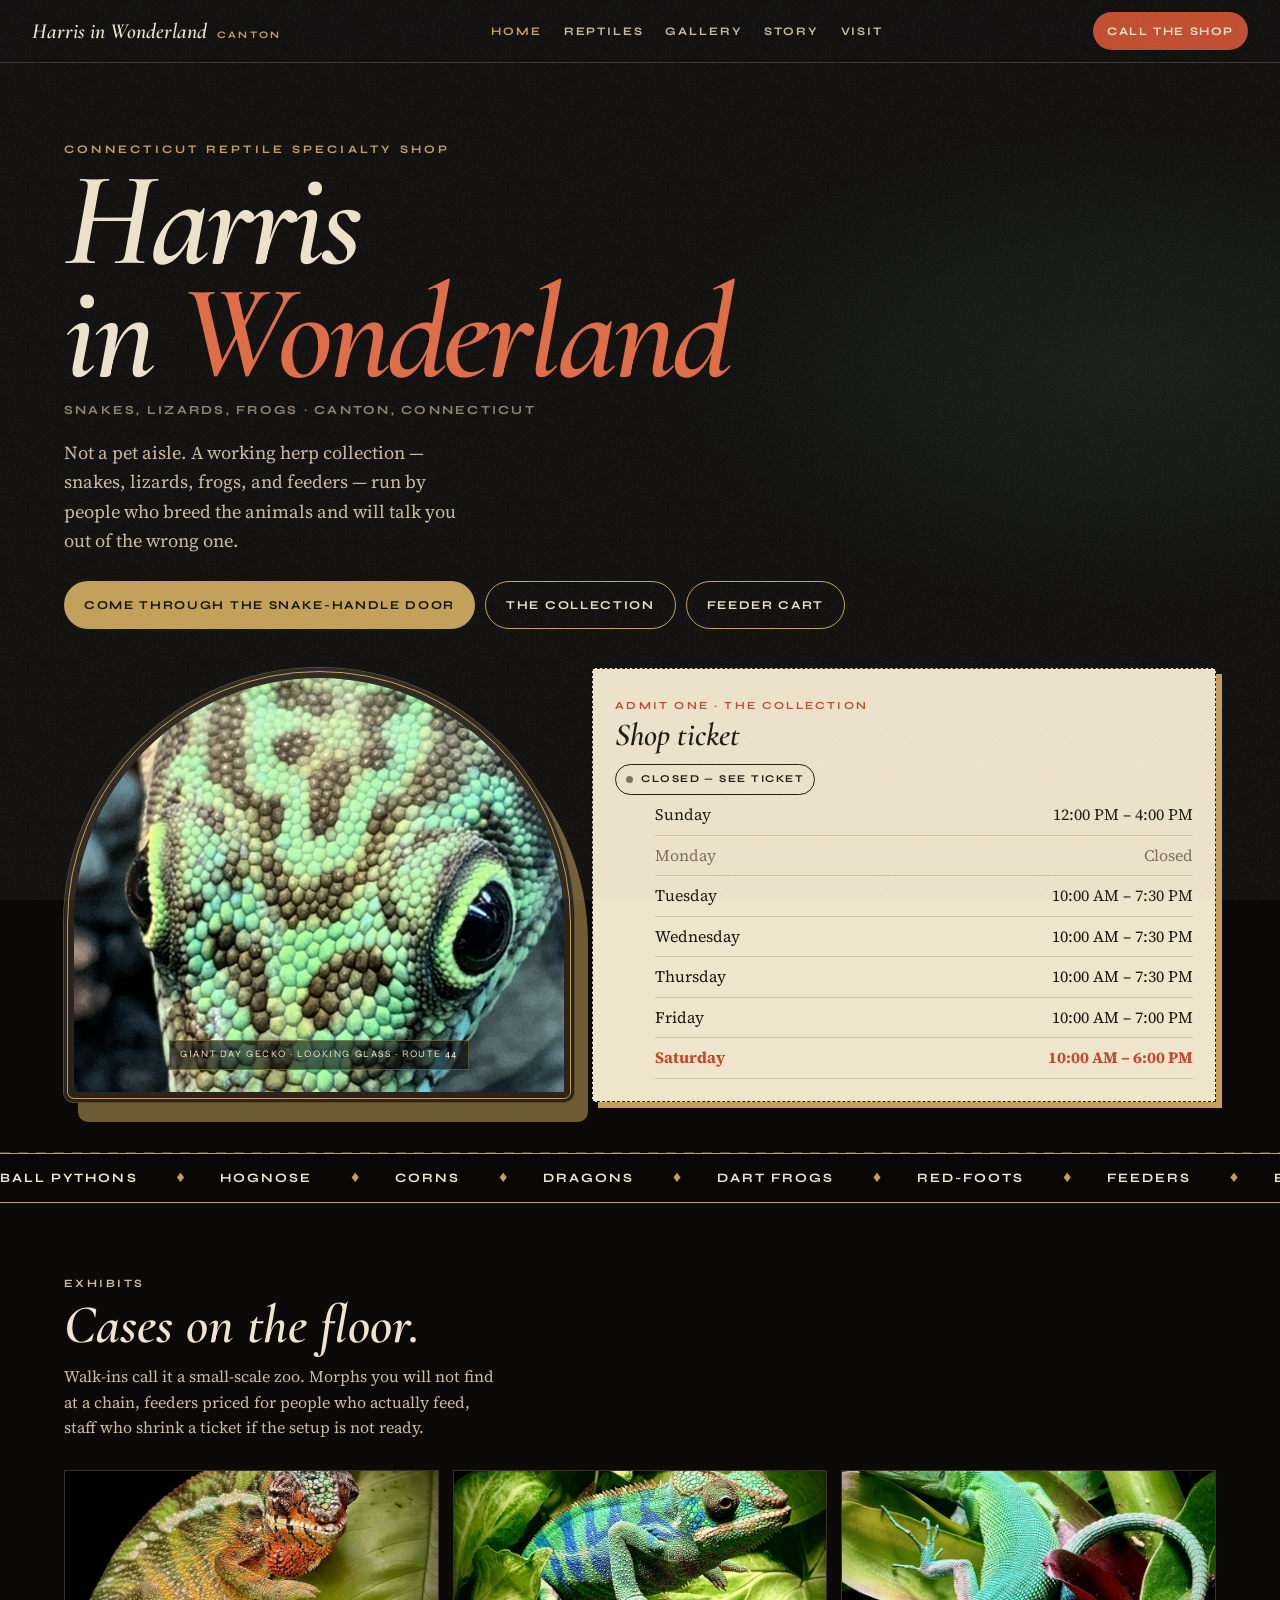
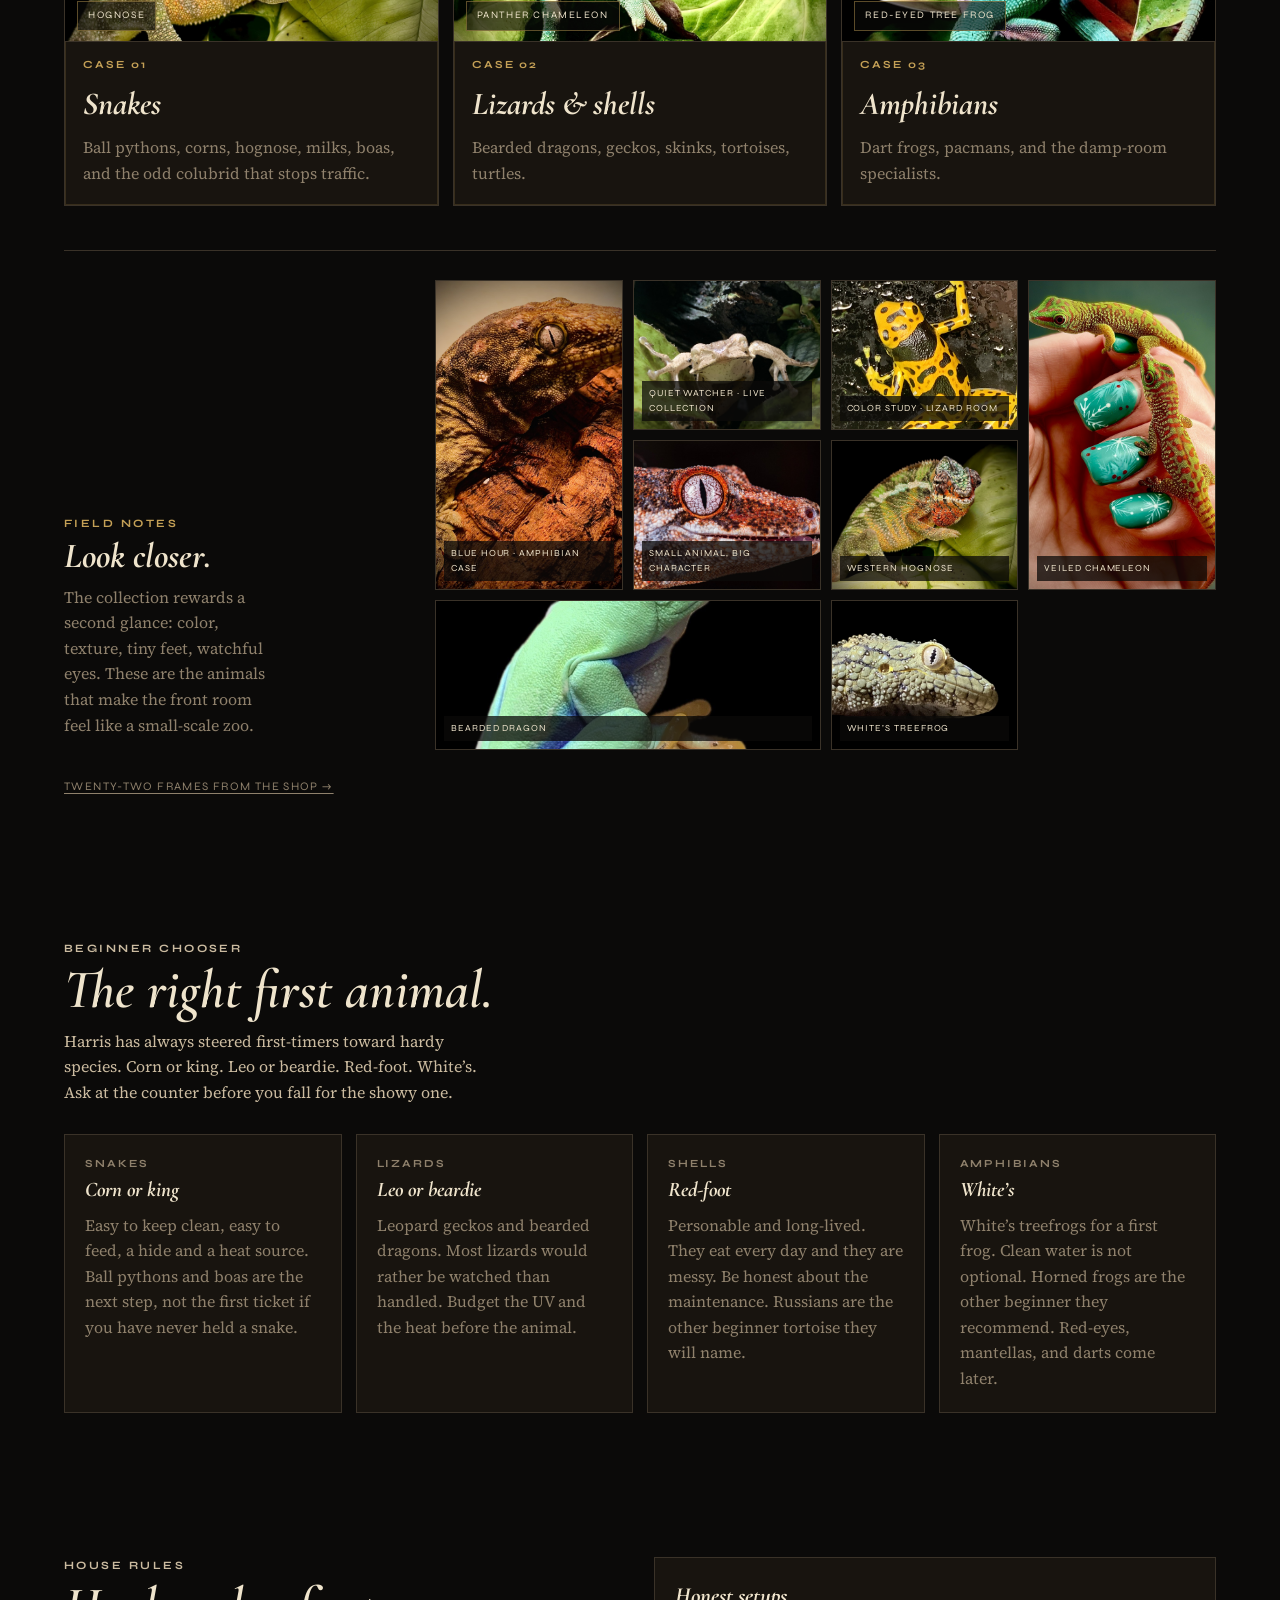
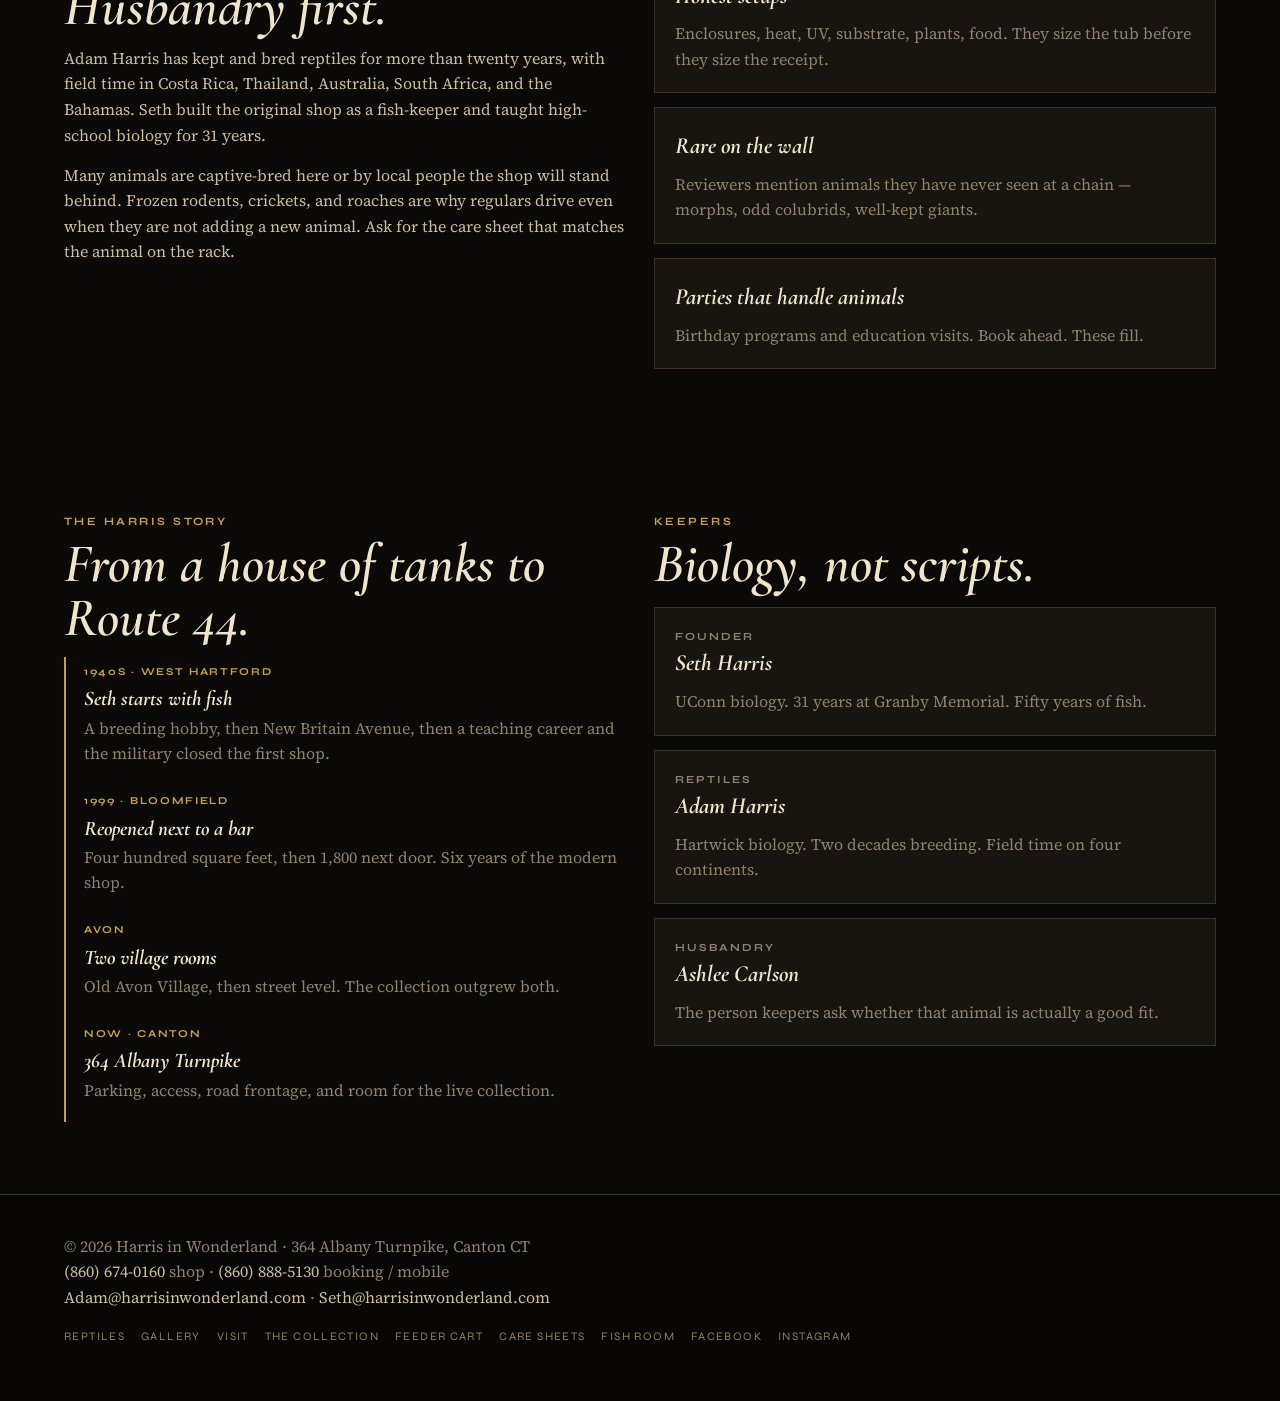
<file: index.html>
<!doctype html>
<html lang="en">
<head>
  <meta charset="UTF-8" />
  <meta name="viewport" content="width=device-width, initial-scale=1.0" />
  <title>Harris in Wonderland — Reptile Specialty Shop in Canton, CT</title>
  <meta name="description" content="Connecticut reptile specialty shop. Captive-bred ball pythons, hognose, corns, dragons, dart frogs, red-foots, feeders, care sheets, and birthday programs at 364 Albany Turnpike in Canton." />
  <meta name="theme-color" content="#0b0a09" />
  <link rel="icon" type="image/svg+xml" href="/assets/img/favicon.svg" />
  <link rel="canonical" href="https://harrisinwonderland.com/" />
  <meta property="og:type" content="business.business" />
  <meta property="og:title" content="Harris in Wonderland — Reptile specialty shop, Canton CT" />
  <meta property="og:description" content="A live herp collection in Canton. Captive-bred reptiles and amphibians, feeders, care sheets, and birthday programs." />
  <meta property="og:url" content="https://harrisinwonderland.com/" />
  <meta property="og:image" content="https://harrisinwonderland.com/assets/img/gallery/giant-day-gecko.jpg" />
  <link rel="preconnect" href="https://fonts.googleapis.com" />
  <link rel="preconnect" href="https://fonts.gstatic.com" crossorigin />
  <link href="https://fonts.googleapis.com/css2?family=Cormorant+Garamond:ital,wght@0,600;1,600;1,700&family=Source+Serif+4:opsz,wght@8..60,400;8..60,600&family=Syne:wght@600;700;800&display=swap" rel="stylesheet" />
  <link rel="stylesheet" href="/assets/css/styles.css" />
  <script type="application/ld+json">
  {"@context":"https://schema.org","@type":"PetStore","name":"Harris in Wonderland","description":"Reptile specialty shop in Canton, Connecticut. Captive-bred snakes, lizards, amphibians, feeders, care sheets, and birthday programs.","telephone":["+1-860-674-0160","+1-860-888-5130"],"email":["Adam@harrisinwonderland.com","Seth@harrisinwonderland.com"],"address":{"@type":"PostalAddress","streetAddress":"364 Albany Turnpike","addressLocality":"Canton","addressRegion":"CT","postalCode":"06019","addressCountry":"US"},"url":"https://harrisinwonderland.com/"}
  </script>
</head>
<body>
  <header class="top">
    <a class="brand" href="/">Harris in Wonderland <b>Canton</b></a>
    <nav class="nav" id="nav">
      <a href="/" aria-current="page">Home</a>
      <a href="/reptiles">Reptiles</a>
      <a href="/gallery">Gallery</a>
      <a href="/#story">Story</a>
      <a href="/visit">Visit</a>
    </nav>
    <a class="call" href="tel:+18606740160">Call the shop</a>
    <button class="menu-btn" id="menuBtn" aria-expanded="false" aria-label="Menu">Menu</button>
  </header>
  <main>
    <section class="hero">
      <div class="wrap">
        <p class="hero-kicker">Connecticut reptile specialty shop</p>
        <h1 class="wordmark">Harris<br>in <em>Wonderland</em></h1>
        <p class="hero-sub">Snakes, lizards, frogs · Canton, Connecticut</p>
        <p class="lede">Not a pet aisle. A working herp collection — snakes, lizards, frogs, and feeders — run by people who breed the animals and will talk you out of the wrong one.</p>
        <div class="hero-actions">
          <a class="btn primary" href="/visit">Come through the snake-handle door</a>
          <a class="btn ghost" href="https://my-hiwsite-6573.square.site/available-animals" target="_blank" rel="noopener">The collection</a>
          <a class="btn ghost" href="https://my-hiwsite-6573.square.site/shop/feeders-for-pick-up/17" target="_blank" rel="noopener">Feeder cart</a>
        </div>
        <div class="looking-glass">
          <figure class="glass photo-slot has-photo">
            <img src="/assets/img/gallery/giant-day-gecko.jpg" alt="Giant day gecko from the Harris in Wonderland collection" width="1350" height="1800" />
            <figcaption>Giant day gecko · looking glass · Route 44</figcaption>
          </figure>
          <div class="ticket">
            <small>Admit one · the collection</small>
            <h2>Shop ticket</h2>
            <p class="badge" id="openBadge"><span class="dot"></span><span class="label">Checking hours</span></p>
            <ul class="hours" id="hoursList"></ul>
          </div>
        </div>
      </div>
    </section>
    <div class="marquee" aria-hidden="true">
      <div class="marquee-track">
        <span>Ball pythons</span><span>Hognose</span><span>Corns</span><span>Dragons</span><span>Dart frogs</span><span>Red-foots</span><span>Feeders</span><span>Birthday programs</span><span>Captive-bred</span>
        <span>Ball pythons</span><span>Hognose</span><span>Corns</span><span>Dragons</span><span>Dart frogs</span><span>Red-foots</span><span>Feeders</span><span>Birthday programs</span><span>Captive-bred</span>
      </div>
    </div>
    <section id="collection">
      <div class="wrap">
        <div class="section-head">
          <p class="kicker">Exhibits</p>
          <h2>Cases on the floor.</h2>
          <p>Walk-ins call it a small-scale zoo. Morphs you will not find at a chain, feeders priced for people who actually feed, staff who shrink a ticket if the setup is not ready.</p>
        </div>
        <div class="exhibits">
          <a class="exhibit" href="/reptiles">
            <figure class="photo-slot">
              <img src="/assets/img/gallery/hognose.jpg" alt="Hognose snake from the Harris in Wonderland collection" width="1800" height="1350" />
              <figcaption>Hognose</figcaption>
            </figure>
            <span class="no">Case 01</span>
            <h3>Snakes</h3>
            <p>Ball pythons, corns, hognose, milks, boas, and the odd colubrid that stops traffic.</p>
          </a>
          <a class="exhibit" href="/reptiles">
            <figure class="photo-slot">
              <img src="/assets/img/gallery/panther-chameleon.jpg" alt="Panther chameleon from the Harris in Wonderland collection" width="1800" height="1428" />
              <figcaption>Panther chameleon</figcaption>
            </figure>
            <span class="no">Case 02</span>
            <h3>Lizards &amp; shells</h3>
            <p>Bearded dragons, geckos, skinks, tortoises, turtles.</p>
          </a>
          <a class="exhibit" href="/reptiles">
            <figure class="photo-slot">
              <img src="/assets/img/gallery/red-eyed-tree-frog.jpg" alt="Red-eyed tree frog from the Harris in Wonderland collection" width="1583" height="1799" />
              <figcaption>Red-eyed tree frog</figcaption>
            </figure>
            <span class="no">Case 03</span>
            <h3>Amphibians</h3>
            <p>Dart frogs, pacmans, and the damp-room specialists.</p>
          </a>
        </div>
        <div class="field-notes" aria-label="Field notes from the collection">
          <div class="field-notes-intro">
            <p class="kicker">Field notes</p>
            <h3>Look closer.</h3>
            <p>The collection rewards a second glance: color, texture, tiny feet, watchful eyes. These are the animals that make the front room feel like a small-scale zoo.</p>
          </div>
          <div class="field-notes-grid">
            <figure class="field-photo field-photo-tall"><img src="/assets/img/gallery/blue-dart-frog.jpg" alt="Blue poison dart frog" loading="lazy" width="1456" height="1800"><figcaption>Blue hour · amphibian case</figcaption></figure>
            <figure class="field-photo"><img src="/assets/img/gallery/green-tree-frog.jpg" alt="Green tree frog on moss" loading="lazy" width="1800" height="1350"><figcaption>Quiet watcher · live collection</figcaption></figure>
            <figure class="field-photo"><img src="/assets/img/gallery/panther-chameleon-color.jpg" alt="Colorful panther chameleon" loading="lazy" width="1350" height="1800"><figcaption>Color study · lizard room</figcaption></figure>
            <figure class="field-photo field-photo-tall"><img src="/assets/img/gallery/veiled-chameleon.jpg" alt="Veiled chameleon" loading="lazy" width="1350" height="1800"><figcaption>Veiled chameleon</figcaption></figure>
            <figure class="field-photo"><img src="/assets/img/gallery/crested-gecko.jpg" alt="Crested gecko portrait" loading="lazy" width="1280" height="853"><figcaption>Small animal, big character</figcaption></figure>
            <figure class="field-photo"><img src="/assets/img/gallery/hognose.jpg" alt="Hognose snake" loading="lazy" width="1800" height="1350"><figcaption>Western hognose</figcaption></figure>
            <figure class="field-photo field-photo-wide"><img src="/assets/img/gallery/bearded-dragon.jpg" alt="Bearded dragon portrait" loading="lazy" width="1206" height="1423"><figcaption>Bearded dragon</figcaption></figure>
            <figure class="field-photo"><img src="/assets/img/gallery/whites-treefrog.jpg" alt="White's tree frog" loading="lazy" width="1204" height="1233"><figcaption>White’s treefrog</figcaption></figure>
          </div>
          <p class="also-quiet"><a href="/gallery">Twenty-two frames from the shop →</a></p>
        </div>
      </div>
    </section>
    <section id="chooser">
      <div class="wrap">
        <div class="section-head">
          <p class="kicker">Beginner chooser</p>
          <h2>The right first animal.</h2>
          <p>Harris has always steered first-timers toward hardy species. Corn or king. Leo or beardie. Red-foot. White’s. Ask at the counter before you fall for the showy one.</p>
        </div>
        <div class="chooser-grid">
          <article class="card">
            <p class="role">Snakes</p>
            <h3>Corn or king</h3>
            <p>Easy to keep clean, easy to feed, a hide and a heat source. Ball pythons and boas are the next step, not the first ticket if you have never held a snake.</p>
          </article>
          <article class="card">
            <p class="role">Lizards</p>
            <h3>Leo or beardie</h3>
            <p>Leopard geckos and bearded dragons. Most lizards would rather be watched than handled. Budget the UV and the heat before the animal.</p>
          </article>
          <article class="card">
            <p class="role">Shells</p>
            <h3>Red-foot</h3>
            <p>Personable and long-lived. They eat every day and they are messy. Be honest about the maintenance. Russians are the other beginner tortoise they will name.</p>
          </article>
          <article class="card">
            <p class="role">Amphibians</p>
            <h3>White’s</h3>
            <p>White’s treefrogs for a first frog. Clean water is not optional. Horned frogs are the other beginner they recommend. Red-eyes, mantellas, and darts come later.</p>
          </article>
        </div>
      </div>
    </section>
    <section id="why">
      <div class="wrap grid-2">
        <div class="copy">
          <p class="kicker">House rules</p>
          <h2>Husbandry first.</h2>
          <p>Adam Harris has kept and bred reptiles for more than twenty years, with field time in Costa Rica, Thailand, Australia, South Africa, and the Bahamas. Seth built the original shop as a fish-keeper and taught high-school biology for 31 years.</p>
          <p>Many animals are captive-bred here or by local people the shop will stand behind. Frozen rodents, crickets, and roaches are why regulars drive even when they are not adding a new animal. Ask for the care sheet that matches the animal on the rack.</p>
        </div>
        <div class="grid-3" style="grid-template-columns:1fr">
          <article class="card"><h3>Honest setups</h3><p>Enclosures, heat, UV, substrate, plants, food. They size the tub before they size the receipt.</p></article>
          <article class="card"><h3>Rare on the wall</h3><p>Reviewers mention animals they have never seen at a chain — morphs, odd colubrids, well-kept giants.</p></article>
          <article class="card"><h3>Parties that handle animals</h3><p>Birthday programs and education visits. Book ahead. These fill.</p></article>
        </div>
      </div>
    </section>
    <section id="story">
      <div class="wrap grid-2">
        <div>
          <p class="kicker">The Harris story</p>
          <h2>From a house of tanks to Route 44.</h2>
          <div class="timeline">
            <div class="tl"><small>1940s · West Hartford</small><h3>Seth starts with fish</h3><p>A breeding hobby, then New Britain Avenue, then a teaching career and the military closed the first shop.</p></div>
            <div class="tl"><small>1999 · Bloomfield</small><h3>Reopened next to a bar</h3><p>Four hundred square feet, then 1,800 next door. Six years of the modern shop.</p></div>
            <div class="tl"><small>Avon</small><h3>Two village rooms</h3><p>Old Avon Village, then street level. The collection outgrew both.</p></div>
            <div class="tl"><small>Now · Canton</small><h3>364 Albany Turnpike</h3><p>Parking, access, road frontage, and room for the live collection.</p></div>
          </div>
        </div>
        <div>
          <p class="kicker">Keepers</p>
          <h2>Biology, not scripts.</h2>
          <div class="grid-3" style="grid-template-columns:1fr;margin-top:1rem">
            <article class="card"><p class="role">Founder</p><h3>Seth Harris</h3><p>UConn biology. 31 years at Granby Memorial. Fifty years of fish.</p></article>
            <article class="card"><p class="role">Reptiles</p><h3>Adam Harris</h3><p>Hartwick biology. Two decades breeding. Field time on four continents.</p></article>
            <article class="card"><p class="role">Husbandry</p><h3>Ashlee Carlson</h3><p>The person keepers ask whether that animal is actually a good fit.</p></article>
          </div>
        </div>
      </div>
    </section>
  </main>
  <footer>
    <div class="foot-row">
      <div>© <span id="year">2026</span> Harris in Wonderland · 364 Albany Turnpike, Canton CT<br /><a href="tel:+18606740160">(860) 674-0160</a> shop · <a href="tel:+18608885130">(860) 888-5130</a> booking / mobile<br /><a href="mailto:Adam@harrisinwonderland.com">Adam@harrisinwonderland.com</a> · <a href="mailto:Seth@harrisinwonderland.com">Seth@harrisinwonderland.com</a></div>
      <div class="foot-nav">
        <a href="/reptiles">Reptiles</a>
        <a href="/gallery">Gallery</a>
        <a href="/visit">Visit</a>
        <a href="https://my-hiwsite-6573.square.site/available-animals" target="_blank" rel="noopener">The collection</a>
        <a href="https://my-hiwsite-6573.square.site/shop/feeders-for-pick-up/17" target="_blank" rel="noopener">Feeder cart</a>
        <a href="/care-sheets">Care sheets</a>
        <a href="/fish">Fish room</a>
        <a href="https://www.facebook.com/profile.php?id=100063473713270" target="_blank" rel="noopener">Facebook</a>
        <a href="https://www.instagram.com/harris_in_wonderland_pets/" target="_blank" rel="noopener">Instagram</a>
      </div>
    </div>
  </footer>
  <script src="/assets/js/main.js" defer></script>
</body>
</html>
</file>
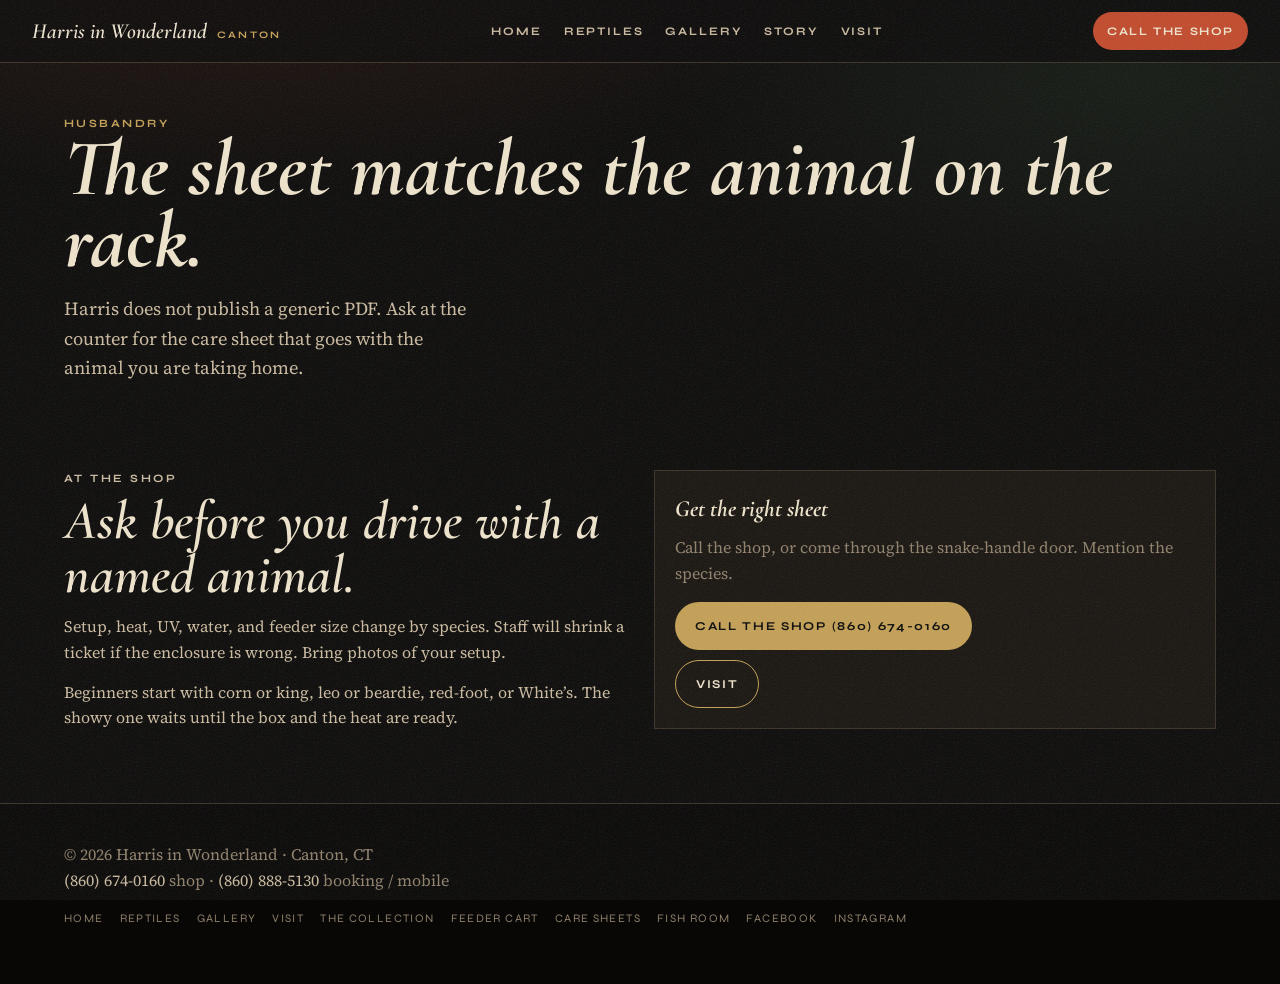
<file: care-sheets.html>
<!doctype html>
<html lang="en">
<head>
  <meta charset="UTF-8" />
  <meta name="viewport" content="width=device-width, initial-scale=1.0" />
  <title>Care sheets — Harris in Wonderland</title>
  <meta name="description" content="Care sheets at Harris in Wonderland match the animal on the rack. Ask at the counter in Canton, CT." />
  <meta name="theme-color" content="#0b0a09" />
  <link rel="icon" type="image/svg+xml" href="/assets/img/favicon.svg" />
  <link rel="canonical" href="https://harrisinwonderland.com/care-sheets" />
  <link rel="preconnect" href="https://fonts.googleapis.com" />
  <link rel="preconnect" href="https://fonts.gstatic.com" crossorigin />
  <link href="https://fonts.googleapis.com/css2?family=Cormorant+Garamond:ital,wght@0,600;1,600;1,700&family=Source+Serif+4:opsz,wght@8..60,400;8..60,600&family=Syne:wght@600;700;800&display=swap" rel="stylesheet" />
  <link rel="stylesheet" href="/assets/css/styles.css" />
</head>
<body>
  <header class="top">
    <a class="brand" href="/">Harris in Wonderland <b>Canton</b></a>
    <nav class="nav" id="nav">
      <a href="/">Home</a>
      <a href="/reptiles">Reptiles</a>
      <a href="/gallery">Gallery</a>
      <a href="/#story">Story</a>
      <a href="/visit">Visit</a>
    </nav>
    <a class="call" href="tel:+18606740160">Call the shop</a>
    <button class="menu-btn" id="menuBtn" aria-expanded="false" aria-label="Menu">Menu</button>
  </header>
  <main>
    <section class="page-hero"><div class="wrap">
      <p class="kicker">Husbandry</p>
      <h1>The sheet matches the animal on the rack.</h1>
      <p class="lede">Harris does not publish a generic PDF. Ask at the counter for the care sheet that goes with the animal you are taking home.</p>
    </div></section>
    <section><div class="wrap grid-2">
      <div class="copy">
        <p class="kicker">At the shop</p>
        <h2>Ask before you drive with a named animal.</h2>
        <p>Setup, heat, UV, water, and feeder size change by species. Staff will shrink a ticket if the enclosure is wrong. Bring photos of your setup.</p>
        <p>Beginners start with corn or king, leo or beardie, red-foot, or White’s. The showy one waits until the box and the heat are ready.</p>
      </div>
      <div class="card">
        <h3>Get the right sheet</h3>
        <p>Call the shop, or come through the snake-handle door. Mention the species.</p>
        <p style="margin-top:16px"><a class="btn primary" href="tel:+18606740160">Call the shop (860) 674-0160</a></p>
        <p style="margin-top:10px"><a class="btn ghost" href="/visit">Visit</a></p>
      </div>
    </div></section>
  </main>
  <footer>
    <div class="foot-row">
      <div>© <span id="year">2026</span> Harris in Wonderland · Canton, CT<br /><a href="tel:+18606740160">(860) 674-0160</a> shop · <a href="tel:+18608885130">(860) 888-5130</a> booking / mobile</div>
      <div class="foot-nav">
        <a href="/">Home</a>
        <a href="/reptiles">Reptiles</a>
        <a href="/gallery">Gallery</a>
        <a href="/visit">Visit</a>
        <a href="https://my-hiwsite-6573.square.site/available-animals" target="_blank" rel="noopener">The collection</a>
        <a href="https://my-hiwsite-6573.square.site/shop/feeders-for-pick-up/17" target="_blank" rel="noopener">Feeder cart</a>
        <a href="/care-sheets">Care sheets</a>
        <a href="/fish">Fish room</a>
        <a href="https://www.facebook.com/profile.php?id=100063473713270" target="_blank" rel="noopener">Facebook</a>
        <a href="https://www.instagram.com/harris_in_wonderland_pets/" target="_blank" rel="noopener">Instagram</a>
      </div>
    </div>
  </footer>
  <script src="/assets/js/main.js" defer></script>
</body>
</html>
</file>
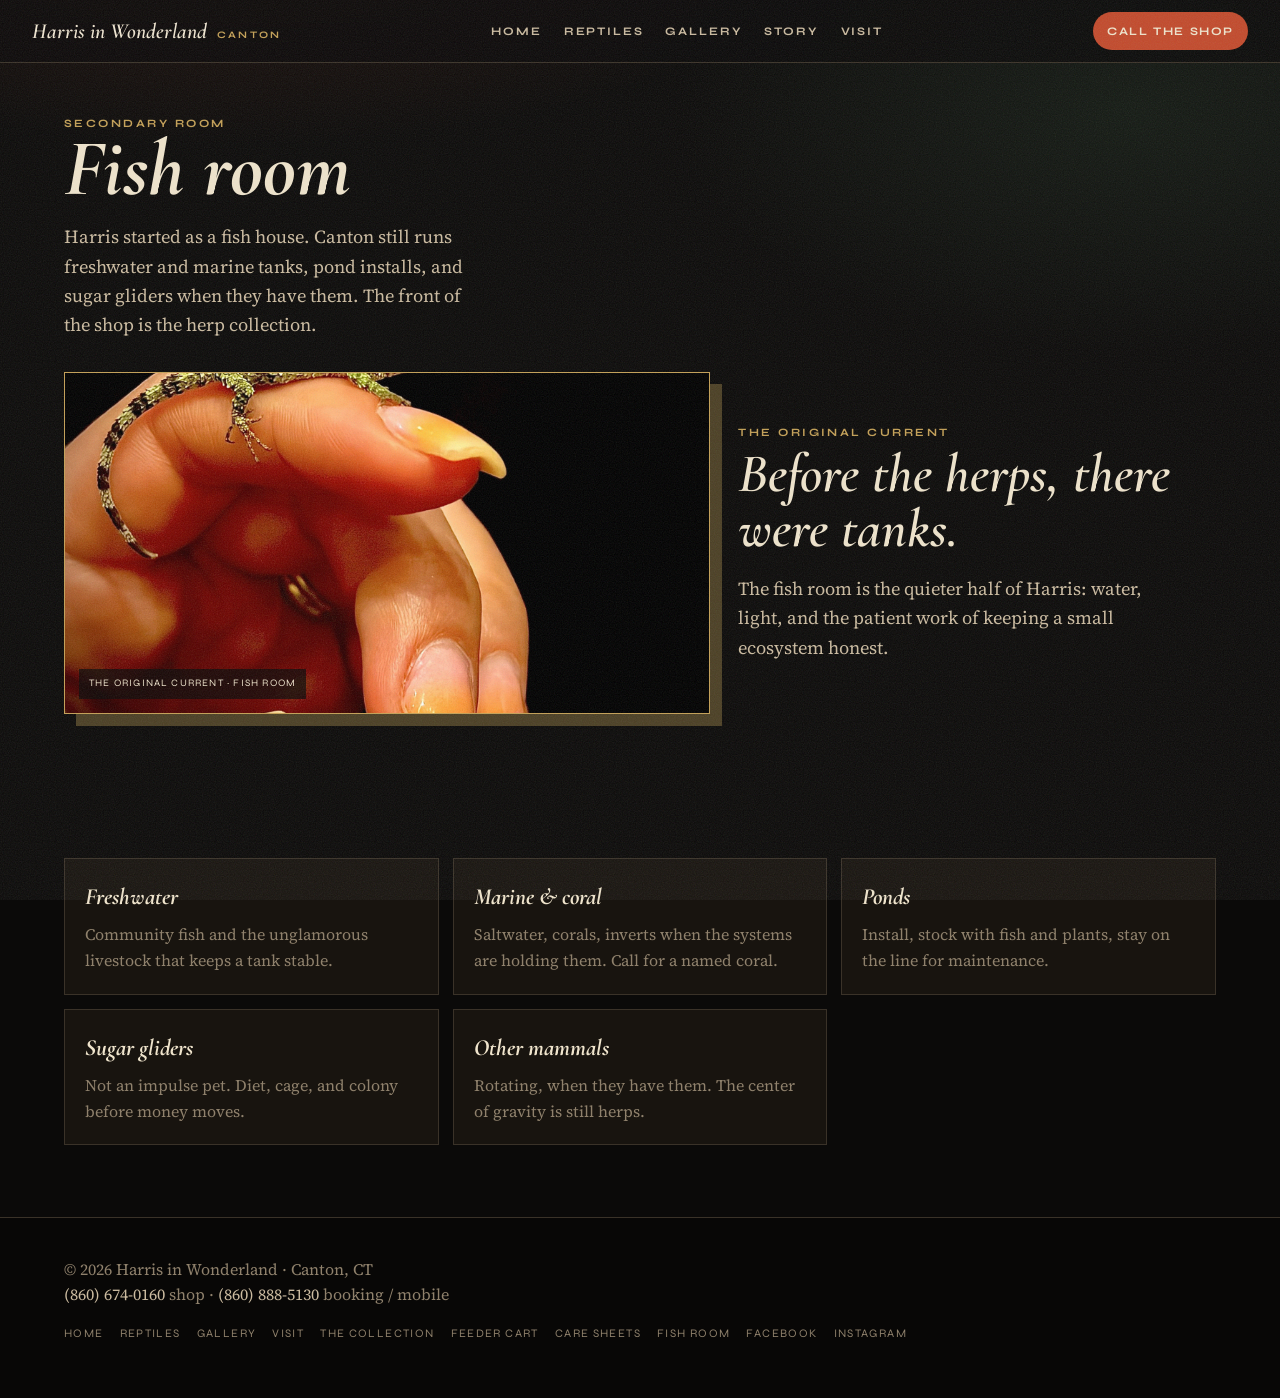
<file: fish.html>
<!doctype html>
<html lang="en">
<head>
  <meta charset="UTF-8" />
  <meta name="viewport" content="width=device-width, initial-scale=1.0" />
  <title>Fish Room — Harris in Wonderland</title>
  <meta name="description" content="The fish room at Harris in Wonderland in Canton, CT: freshwater and marine tanks, pond work, and sugar gliders when they have them." />
  <meta name="theme-color" content="#0b0a09" />
  <link rel="icon" type="image/svg+xml" href="/assets/img/favicon.svg" />
  <link rel="canonical" href="https://harrisinwonderland.com/fish" />
  <link rel="preconnect" href="https://fonts.googleapis.com" />
  <link rel="preconnect" href="https://fonts.gstatic.com" crossorigin />
  <link href="https://fonts.googleapis.com/css2?family=Cormorant+Garamond:ital,wght@0,600;1,600;1,700&family=Source+Serif+4:opsz,wght@8..60,400;8..60,600&family=Syne:wght@600;700;800&display=swap" rel="stylesheet" />
  <link rel="stylesheet" href="/assets/css/styles.css" />
</head>
<body>
  <header class="top">
    <a class="brand" href="/">Harris in Wonderland <b>Canton</b></a>
    <nav class="nav" id="nav">
      <a href="/">Home</a>
      <a href="/reptiles">Reptiles</a>
      <a href="/gallery">Gallery</a>
      <a href="/#story">Story</a>
      <a href="/visit">Visit</a>
    </nav>
    <a class="call" href="tel:+18606740160">Call the shop</a>
    <button class="menu-btn" id="menuBtn" aria-expanded="false" aria-label="Menu">Menu</button>
  </header>
  <main>
    <section class="page-hero"><div class="wrap">
      <p class="kicker">Secondary room</p>
      <h1>Fish room</h1>
      <p class="lede">Harris started as a fish house. Canton still runs freshwater and marine tanks, pond installs, and sugar gliders when they have them. The front of the shop is the herp collection.</p>
    </div></section>
    <section class="fish-feature"><div class="wrap fish-feature-grid">
      <figure class="fish-photo"><img src="/assets/img/gallery/goldfish.jpg" alt="Goldfish in the Harris in Wonderland fish room" width="1800" height="1800"><figcaption>The original current · fish room</figcaption></figure>
      <div><p class="kicker">The original current</p><h2>Before the herps, there were tanks.</h2><p class="lede">The fish room is the quieter half of Harris: water, light, and the patient work of keeping a small ecosystem honest.</p></div>
    </div></section>
    <section><div class="wrap grid-3">
      <article class="card"><h3>Freshwater</h3><p>Community fish and the unglamorous livestock that keeps a tank stable.</p></article>
      <article class="card"><h3>Marine &amp; coral</h3><p>Saltwater, corals, inverts when the systems are holding them. Call for a named coral.</p></article>
      <article class="card"><h3>Ponds</h3><p>Install, stock with fish and plants, stay on the line for maintenance.</p></article>
      <article class="card"><h3>Sugar gliders</h3><p>Not an impulse pet. Diet, cage, and colony before money moves.</p></article>
      <article class="card"><h3>Other mammals</h3><p>Rotating, when they have them. The center of gravity is still herps.</p></article>
    </div></section>
  </main>
  <footer>
    <div class="foot-row">
      <div>© <span id="year">2026</span> Harris in Wonderland · Canton, CT<br /><a href="tel:+18606740160">(860) 674-0160</a> shop · <a href="tel:+18608885130">(860) 888-5130</a> booking / mobile</div>
      <div class="foot-nav">
        <a href="/">Home</a>
        <a href="/reptiles">Reptiles</a>
        <a href="/gallery">Gallery</a>
        <a href="/visit">Visit</a>
        <a href="https://my-hiwsite-6573.square.site/available-animals" target="_blank" rel="noopener">The collection</a>
        <a href="https://my-hiwsite-6573.square.site/shop/feeders-for-pick-up/17" target="_blank" rel="noopener">Feeder cart</a>
        <a href="/care-sheets">Care sheets</a>
        <a href="/fish">Fish room</a>
        <a href="https://www.facebook.com/profile.php?id=100063473713270" target="_blank" rel="noopener">Facebook</a>
        <a href="https://www.instagram.com/harris_in_wonderland_pets/" target="_blank" rel="noopener">Instagram</a>
      </div>
    </div>
  </footer>
  <script src="/assets/js/main.js" defer></script>
</body>
</html>
</file>
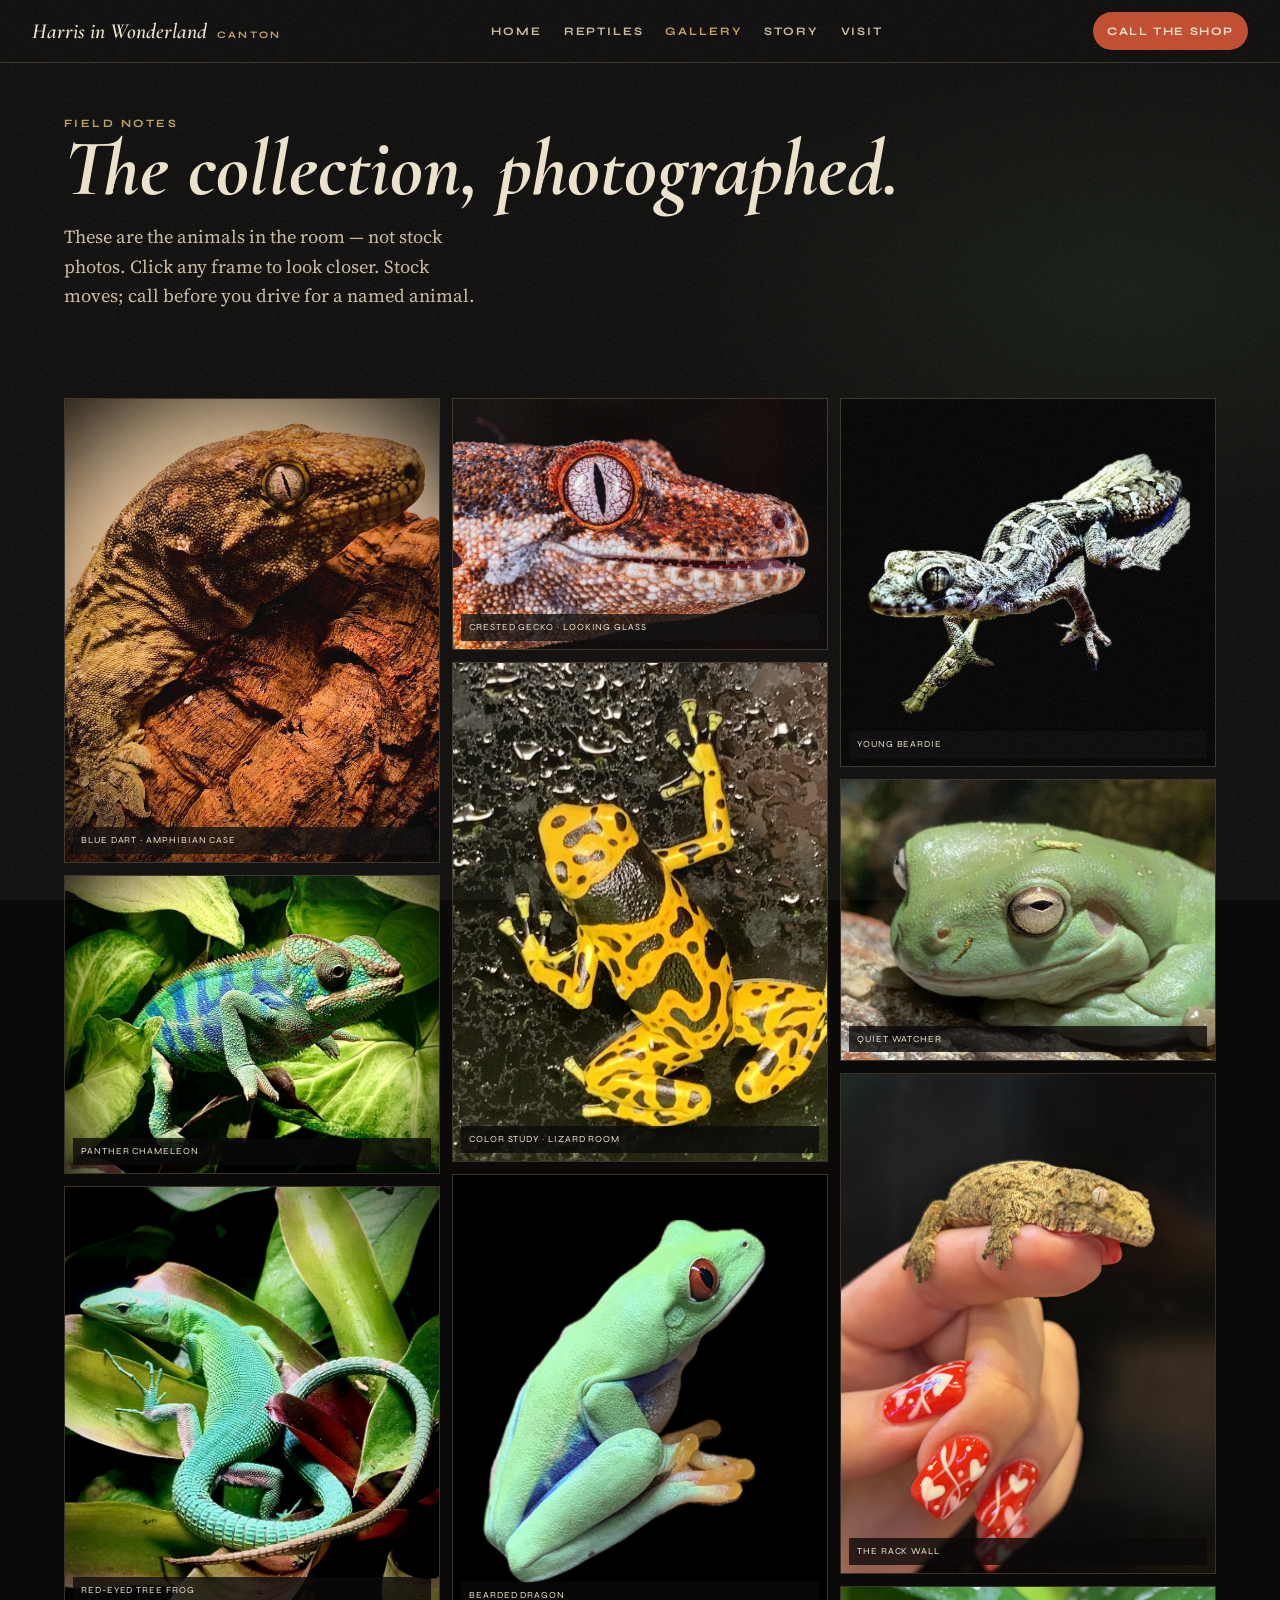
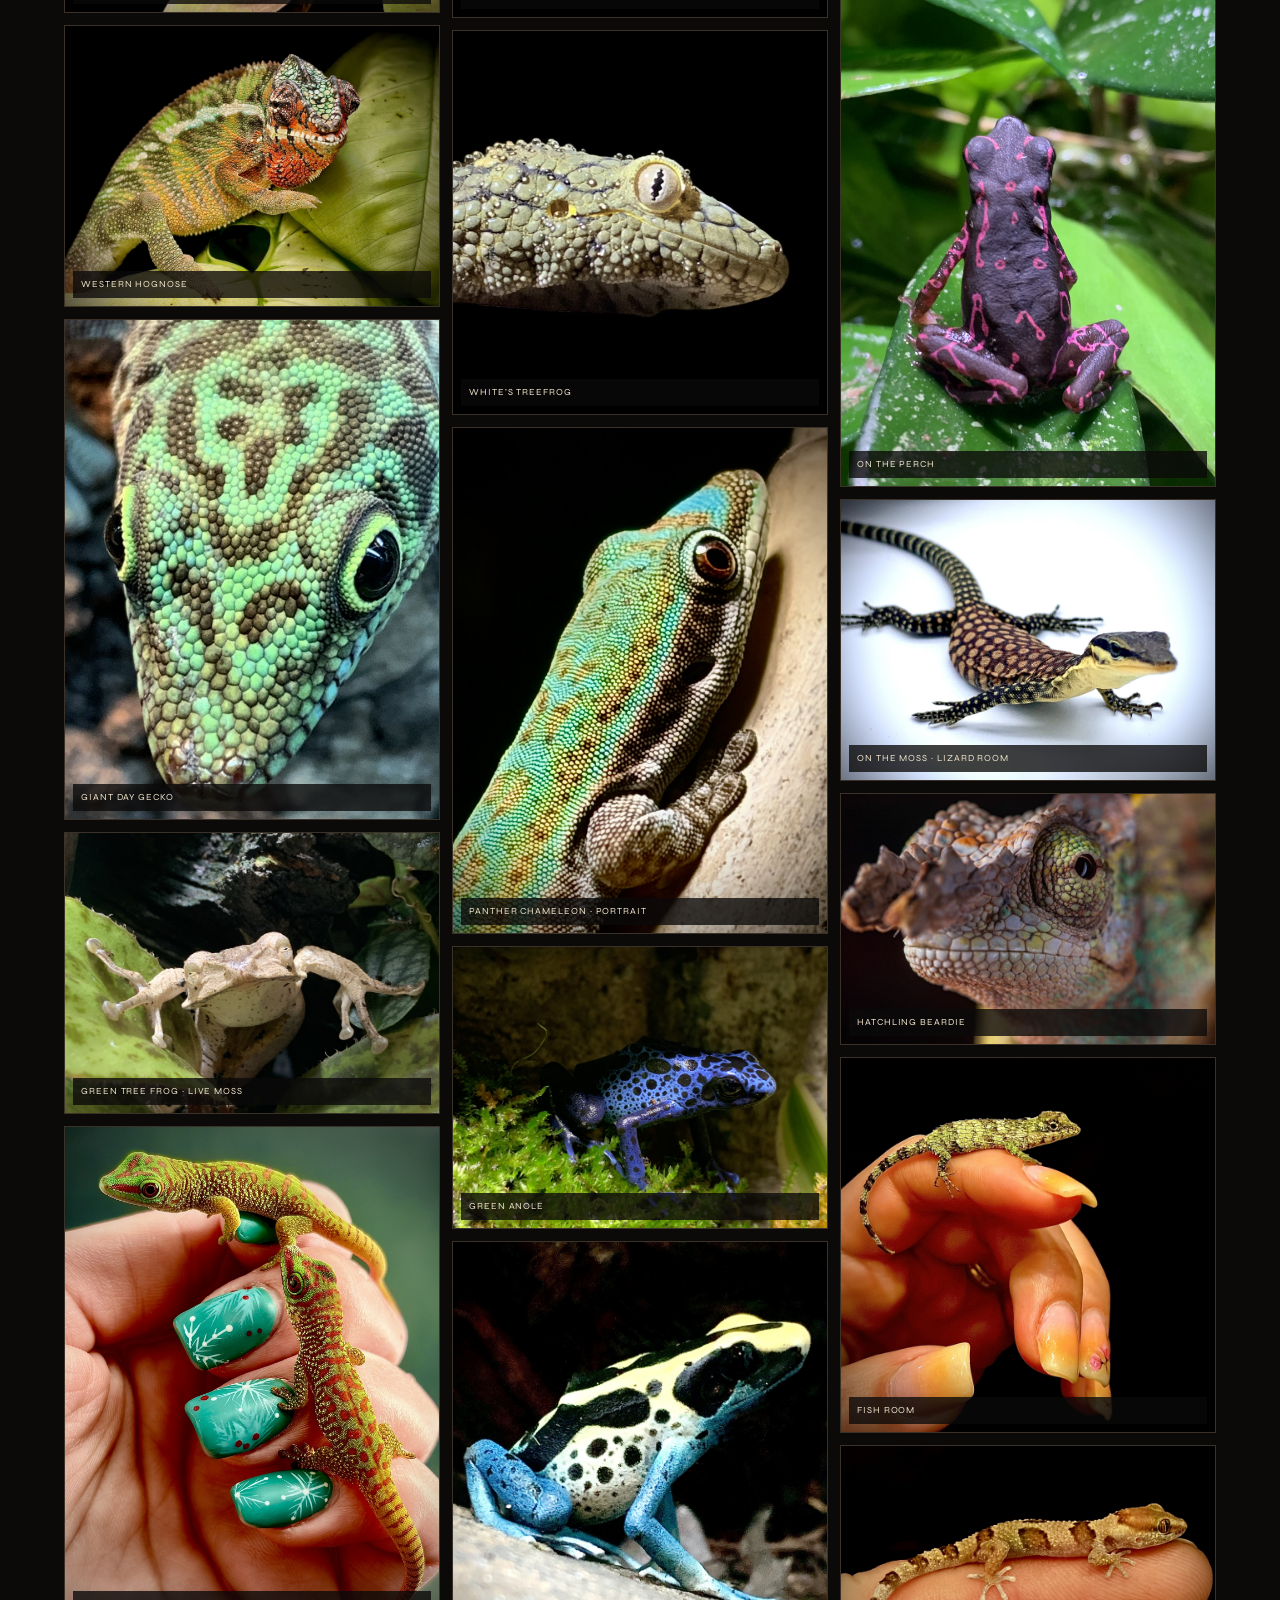
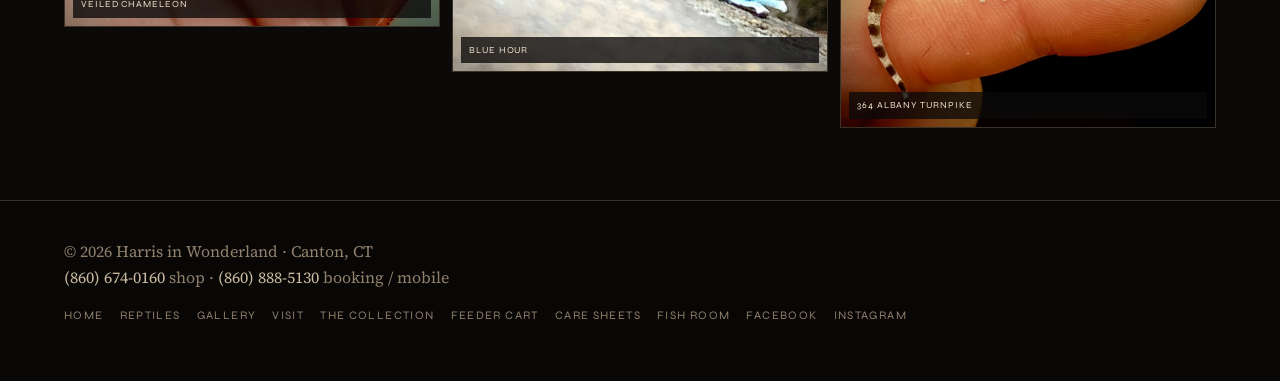
<file: gallery.html>
<!doctype html>
<html lang="en">
<head>
  <meta charset="UTF-8" />
  <meta name="viewport" content="width=device-width, initial-scale=1.0" />
  <title>Gallery — Harris in Wonderland</title>
  <meta name="description" content="Shop photography from the live herp collection at Harris in Wonderland, Canton CT: snakes, lizards, frogs, the rack wall, and the snake-handle door." />
  <meta name="theme-color" content="#0b0a09" />
  <link rel="icon" type="image/svg+xml" href="/assets/img/favicon.svg" />
  <link rel="canonical" href="https://harrisinwonderland.com/gallery" />
  <meta property="og:title" content="Gallery — Harris in Wonderland" />
  <meta property="og:description" content="The collection, photographed in the shop." />
  <meta property="og:url" content="https://harrisinwonderland.com/gallery" />
  <meta property="og:image" content="https://harrisinwonderland.com/assets/img/gallery/panther-chameleon.jpg" />
  <link rel="preconnect" href="https://fonts.googleapis.com" />
  <link rel="preconnect" href="https://fonts.gstatic.com" crossorigin />
  <link href="https://fonts.googleapis.com/css2?family=Cormorant+Garamond:ital,wght@0,600;1,600;1,700&family=Source+Serif+4:opsz,wght@8..60,400;8..60,600&family=Syne:wght@600;700;800&display=swap" rel="stylesheet" />
  <link rel="stylesheet" href="/assets/css/styles.css" />
</head>
<body>
  <header class="top">
    <a class="brand" href="/">Harris in Wonderland <b>Canton</b></a>
    <nav class="nav" id="nav">
      <a href="/">Home</a>
      <a href="/reptiles">Reptiles</a>
      <a href="/gallery" aria-current="page">Gallery</a>
      <a href="/#story">Story</a>
      <a href="/visit">Visit</a>
    </nav>
    <a class="call" href="tel:+18606740160">Call the shop</a>
    <button class="menu-btn" id="menuBtn" aria-expanded="false" aria-label="Menu">Menu</button>
  </header>
  <main>
    <section class="page-hero"><div class="wrap">
      <p class="kicker">Field notes</p>
      <h1>The collection, photographed.</h1>
      <p class="lede">These are the animals in the room — not stock photos. Click any frame to look closer. Stock moves; call before you drive for a named animal.</p>
    </div></section>
    <section><div class="wrap">
      <div class="gallery-wall">
        <figure><img src="/assets/img/gallery/blue-dart-frog.jpg" alt="Blue poison dart frog on a mossy branch" loading="lazy" width="1456" height="1800"><figcaption>Blue dart · amphibian case</figcaption></figure>
        <figure><img src="/assets/img/gallery/panther-chameleon.jpg" alt="Panther chameleon walking a branch" loading="lazy" width="1800" height="1428"><figcaption>Panther chameleon</figcaption></figure>
        <figure><img src="/assets/img/gallery/red-eyed-tree-frog.jpg" alt="Red-eyed tree frog on a mossy branch" loading="lazy" width="1583" height="1799"><figcaption>Red-eyed tree frog</figcaption></figure>
        <figure><img src="/assets/img/gallery/hognose.jpg" alt="Hognose snake coiled on moss" loading="lazy" width="1800" height="1350"><figcaption>Western hognose</figcaption></figure>
        <figure><img src="/assets/img/gallery/giant-day-gecko.jpg" alt="Giant day gecko on a branch" loading="lazy" width="1350" height="1800"><figcaption>Giant day gecko</figcaption></figure>
        <figure><img src="/assets/img/gallery/green-tree-frog.jpg" alt="Green tree frog on moss" loading="lazy" width="1800" height="1350"><figcaption>Green tree frog · live moss</figcaption></figure>
        <figure><img src="/assets/img/gallery/veiled-chameleon.jpg" alt="Veiled chameleon perched on a branch" loading="lazy" width="1350" height="1800"><figcaption>Veiled chameleon</figcaption></figure>
        <figure><img src="/assets/img/gallery/crested-gecko.jpg" alt="Crested gecko close-up on a branch" loading="lazy" width="1280" height="853"><figcaption>Crested gecko · looking glass</figcaption></figure>
        <figure><img src="/assets/img/gallery/panther-chameleon-color.jpg" alt="Colorful panther chameleon" loading="lazy" width="1350" height="1800"><figcaption>Color study · lizard room</figcaption></figure>
        <figure><img src="/assets/img/gallery/bearded-dragon.jpg" alt="Bearded dragon portrait" loading="lazy" width="1206" height="1423"><figcaption>Bearded dragon</figcaption></figure>
        <figure><img src="/assets/img/gallery/whites-treefrog.jpg" alt="White's tree frog" loading="lazy" width="1204" height="1233"><figcaption>White’s treefrog</figcaption></figure>
        <figure><img src="/assets/img/gallery/panther-chameleon-portrait.jpg" alt="Panther chameleon close-up" loading="lazy" width="1332" height="1800"><figcaption>Panther chameleon · portrait</figcaption></figure>
        <figure><img src="/assets/img/gallery/green-anole.jpg" alt="Green anole on a branch" loading="lazy" width="1800" height="1350"><figcaption>Green anole</figcaption></figure>
        <figure><img src="/assets/img/gallery/blue-dart-frog-close.jpg" alt="Blue poison dart frog close-up" loading="lazy" width="1566" height="1800"><figcaption>Blue hour</figcaption></figure>
        <figure><img src="/assets/img/gallery/bearded-dragon-young.jpg" alt="Young bearded dragon on a rock" loading="lazy" width="1206" height="1182"><figcaption>Young beardie</figcaption></figure>
        <figure><img src="/assets/img/gallery/green-tree-frog-leaf.jpg" alt="Green tree frog on a leaf" loading="lazy" width="1800" height="1350"><figcaption>Quiet watcher</figcaption></figure>
        <figure><img src="/assets/img/gallery/snake-racks.jpg" alt="Wall of snake racks inside Harris in Wonderland" loading="lazy" width="1350" height="1800"><figcaption>The rack wall</figcaption></figure>
        <figure><img src="/assets/img/gallery/panther-chameleon-perch.jpg" alt="Panther chameleon on a perch" loading="lazy" width="1350" height="1800"><figcaption>On the perch</figcaption></figure>
        <figure><img src="/assets/img/gallery/lizard-moss.jpg" alt="Lizard standing on mossy rock" loading="lazy" width="1800" height="1350"><figcaption>On the moss · lizard room</figcaption></figure>
        <figure><img src="/assets/img/gallery/bearded-dragon-hatchling.jpg" alt="Hatchling bearded dragon" loading="lazy" width="1024" height="684"><figcaption>Hatchling beardie</figcaption></figure>
        <figure><img src="/assets/img/gallery/goldfish.jpg" alt="Goldfish in the fish room" loading="lazy" width="1800" height="1800"><figcaption>Fish room</figcaption></figure>
        <figure><img src="/assets/img/gallery/storefront.jpg" alt="Harris in Wonderland storefront on Albany Turnpike" loading="lazy" width="1800" height="1350"><figcaption>364 Albany Turnpike</figcaption></figure>
      </div>
    </div></section>
  </main>
  <footer>
    <div class="foot-row">
      <div>© <span id="year">2026</span> Harris in Wonderland · Canton, CT<br /><a href="tel:+18606740160">(860) 674-0160</a> shop · <a href="tel:+18608885130">(860) 888-5130</a> booking / mobile</div>
      <div class="foot-nav">
        <a href="/">Home</a>
        <a href="/reptiles">Reptiles</a>
        <a href="/gallery">Gallery</a>
        <a href="/visit">Visit</a>
        <a href="https://my-hiwsite-6573.square.site/available-animals" target="_blank" rel="noopener">The collection</a>
        <a href="https://my-hiwsite-6573.square.site/shop/feeders-for-pick-up/17" target="_blank" rel="noopener">Feeder cart</a>
        <a href="/care-sheets">Care sheets</a>
        <a href="/fish">Fish room</a>
        <a href="https://www.facebook.com/profile.php?id=100063473713270" target="_blank" rel="noopener">Facebook</a>
        <a href="https://www.instagram.com/harris_in_wonderland_pets/" target="_blank" rel="noopener">Instagram</a>
      </div>
    </div>
  </footer>
  <script src="/assets/js/main.js" defer></script>
</body>
</html>
</file>
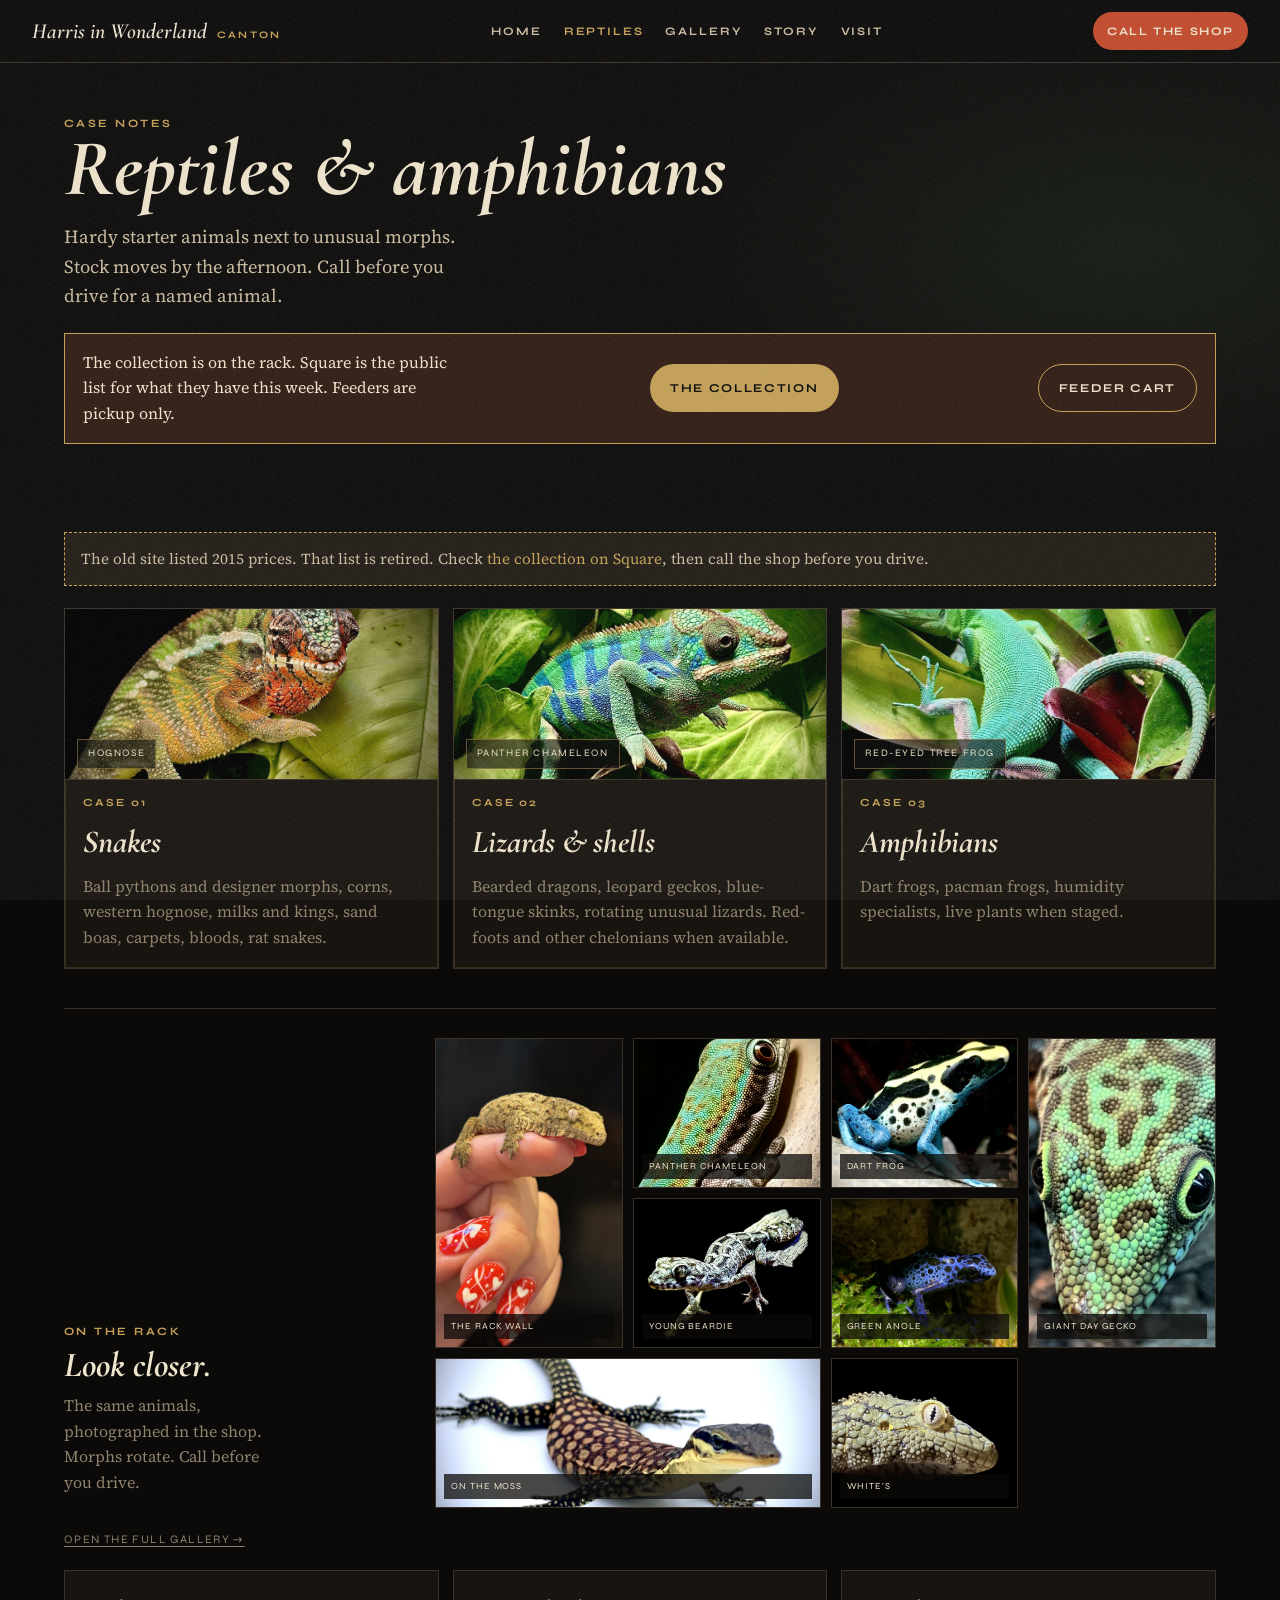
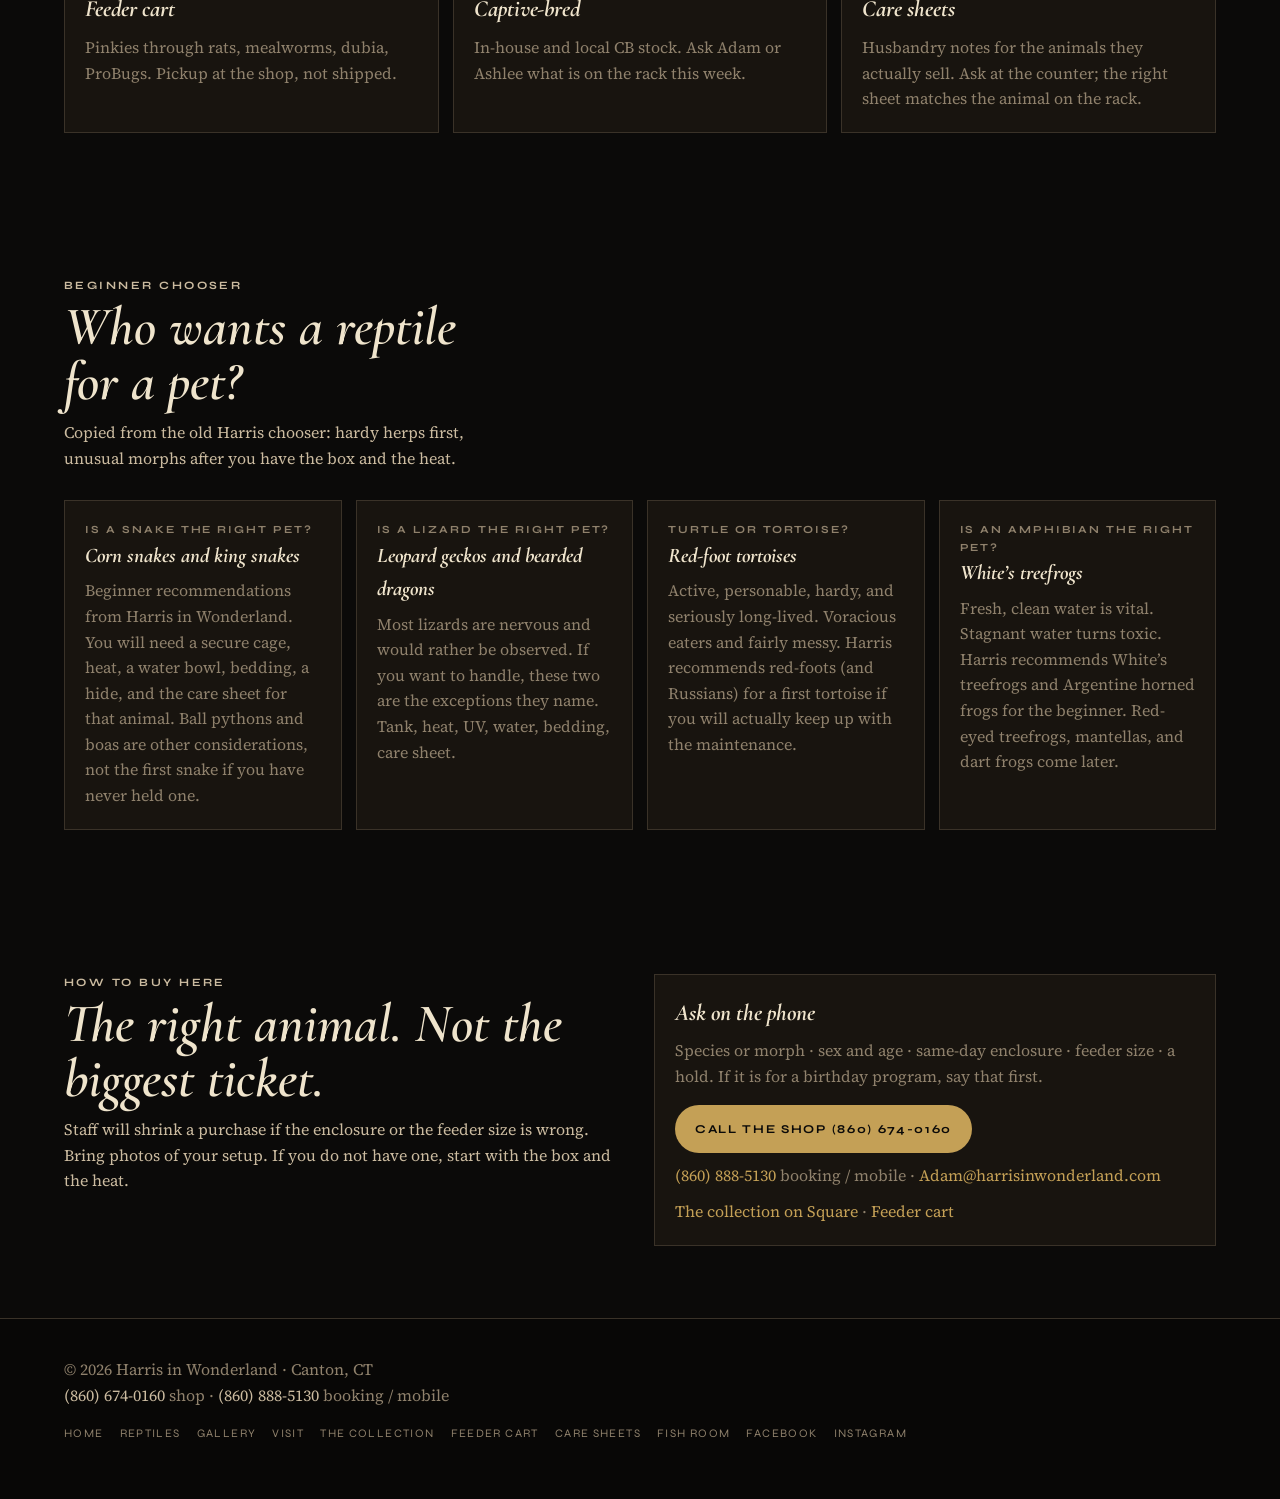
<file: reptiles.html>
<!doctype html>
<html lang="en">
<head>
  <meta charset="UTF-8" />
  <meta name="viewport" content="width=device-width, initial-scale=1.0" />
  <title>Reptiles &amp; Amphibians — Harris in Wonderland</title>
  <meta name="description" content="Captive-bred snakes, lizards, turtles, frogs, feeders, and care sheets at Harris in Wonderland, a reptile specialty shop in Canton, CT." />
  <meta name="theme-color" content="#0b0a09" />
  <link rel="icon" type="image/svg+xml" href="/assets/img/favicon.svg" />
  <link rel="canonical" href="https://harrisinwonderland.com/reptiles" />
  <meta property="og:title" content="Reptiles &amp; amphibians — Harris in Wonderland" />
  <meta property="og:description" content="Live herp collection in Canton: snakes, lizards, chelonians, amphibians, feeders, and care sheets. Captive-bred stock. Call before you drive." />
  <meta property="og:url" content="https://harrisinwonderland.com/reptiles" />
  <link rel="preconnect" href="https://fonts.googleapis.com" />
  <link rel="preconnect" href="https://fonts.gstatic.com" crossorigin />
  <link href="https://fonts.googleapis.com/css2?family=Cormorant+Garamond:ital,wght@0,600;1,600;1,700&family=Source+Serif+4:opsz,wght@8..60,400;8..60,600&family=Syne:wght@600;700;800&display=swap" rel="stylesheet" />
  <link rel="stylesheet" href="/assets/css/styles.css" />
</head>
<body>
  <header class="top">
    <a class="brand" href="/">Harris in Wonderland <b>Canton</b></a>
    <nav class="nav" id="nav">
      <a href="/">Home</a>
      <a href="/reptiles" aria-current="page">Reptiles</a>
      <a href="/gallery">Gallery</a>
      <a href="/#story">Story</a>
      <a href="/visit">Visit</a>
    </nav>
    <a class="call" href="tel:+18606740160">Call the shop</a>
    <button class="menu-btn" id="menuBtn" aria-expanded="false" aria-label="Menu">Menu</button>
  </header>
  <main>
    <section class="page-hero"><div class="wrap">
      <p class="kicker">Case notes</p>
      <h1>Reptiles &amp; amphibians</h1>
      <p class="lede">Hardy starter animals next to unusual morphs. Stock moves by the afternoon. Call before you drive for a named animal.</p>
      <div class="live-banner">
        <p>The collection is on the rack. Square is the public list for what they have this week. Feeders are pickup only.</p>
        <a class="btn primary" href="https://my-hiwsite-6573.square.site/available-animals" target="_blank" rel="noopener">The collection</a>
        <a class="btn ghost" href="https://my-hiwsite-6573.square.site/shop/feeders-for-pick-up/17" target="_blank" rel="noopener">Feeder cart</a>
      </div>
    </div></section>
    <section><div class="wrap">
      <p class="note">The old site listed 2015 prices. That list is retired. Check <a href="https://my-hiwsite-6573.square.site/available-animals" target="_blank" rel="noopener">the collection on Square</a>, then call the shop before you drive.</p>
      <div class="exhibits" style="margin-top:22px">
        <article class="exhibit">
          <figure class="photo-slot">
            <img src="/assets/img/gallery/hognose.jpg" alt="Hognose snake from the Harris in Wonderland collection" width="1800" height="1350" />
            <figcaption>Hognose</figcaption>
          </figure>
          <span class="no">Case 01</span>
          <h3>Snakes</h3>
          <p>Ball pythons and designer morphs, corns, western hognose, milks and kings, sand boas, carpets, bloods, rat snakes.</p>
        </article>
        <article class="exhibit">
          <figure class="photo-slot">
            <img src="/assets/img/gallery/panther-chameleon.jpg" alt="Panther chameleon from the Harris in Wonderland collection" width="1800" height="1428" />
            <figcaption>Panther chameleon</figcaption>
          </figure>
          <span class="no">Case 02</span>
          <h3>Lizards &amp; shells</h3>
          <p>Bearded dragons, leopard geckos, blue-tongue skinks, rotating unusual lizards. Red-foots and other chelonians when available.</p>
        </article>
        <article class="exhibit">
          <figure class="photo-slot">
            <img src="/assets/img/gallery/red-eyed-tree-frog.jpg" alt="Red-eyed tree frog from the Harris in Wonderland collection" width="1583" height="1799" />
            <figcaption>Red-eyed tree frog</figcaption>
          </figure>
          <span class="no">Case 03</span>
          <h3>Amphibians</h3>
          <p>Dart frogs, pacman frogs, humidity specialists, live plants when staged.</p>
        </article>
      </div>
      <div class="field-notes" style="margin-top:2.4rem">
        <div class="field-notes-intro">
          <p class="kicker">On the rack</p>
          <h3>Look closer.</h3>
          <p>The same animals, photographed in the shop. Morphs rotate. Call before you drive.</p>
        </div>
        <div class="field-notes-grid">
          <figure class="field-photo field-photo-tall"><img src="/assets/img/gallery/snake-racks.jpg" alt="Wall of snake racks" loading="lazy" width="1350" height="1800"><figcaption>The rack wall</figcaption></figure>
          <figure class="field-photo"><img src="/assets/img/gallery/panther-chameleon-portrait.jpg" alt="Panther chameleon close-up" loading="lazy" width="1332" height="1800"><figcaption>Panther chameleon</figcaption></figure>
          <figure class="field-photo"><img src="/assets/img/gallery/blue-dart-frog-close.jpg" alt="Blue dart frog" loading="lazy" width="1566" height="1800"><figcaption>Dart frog</figcaption></figure>
          <figure class="field-photo field-photo-tall"><img src="/assets/img/gallery/giant-day-gecko.jpg" alt="Giant day gecko" loading="lazy" width="1350" height="1800"><figcaption>Giant day gecko</figcaption></figure>
          <figure class="field-photo"><img src="/assets/img/gallery/bearded-dragon-young.jpg" alt="Young bearded dragon" loading="lazy" width="1206" height="1182"><figcaption>Young beardie</figcaption></figure>
          <figure class="field-photo"><img src="/assets/img/gallery/green-anole.jpg" alt="Green anole" loading="lazy" width="1800" height="1350"><figcaption>Green anole</figcaption></figure>
          <figure class="field-photo field-photo-wide"><img src="/assets/img/gallery/lizard-moss.jpg" alt="Lizard on moss" loading="lazy" width="1800" height="1350"><figcaption>On the moss</figcaption></figure>
          <figure class="field-photo"><img src="/assets/img/gallery/whites-treefrog.jpg" alt="White's tree frog" loading="lazy" width="1204" height="1233"><figcaption>White’s</figcaption></figure>
        </div>
      </div>
      <p class="also-quiet"><a href="/gallery">Open the full gallery →</a></p>
      <div class="grid-3" style="margin-top:22px">
        <a class="card" href="https://my-hiwsite-6573.square.site/shop/feeders-for-pick-up/17" target="_blank" rel="noopener">
          <h3>Feeder cart</h3>
          <p>Pinkies through rats, mealworms, dubia, ProBugs. Pickup at the shop, not shipped.</p>
        </a>
        <article class="card"><h3>Captive-bred</h3><p>In-house and local CB stock. Ask Adam or Ashlee what is on the rack this week.</p></article>
        <a class="card" href="/care-sheets">
          <h3>Care sheets</h3>
          <p>Husbandry notes for the animals they actually sell. Ask at the counter; the right sheet matches the animal on the rack.</p>
        </a>
      </div>
    </div></section>
    <section id="chooser">
      <div class="wrap">
        <div class="section-head">
          <p class="kicker">Beginner chooser</p>
          <h2>Who wants a reptile for a pet?</h2>
          <p>Copied from the old Harris chooser: hardy herps first, unusual morphs after you have the box and the heat.</p>
        </div>
        <div class="chooser-grid">
          <article class="card">
            <p class="role">Is a snake the right pet?</p>
            <h3>Corn snakes and king snakes</h3>
            <p>Beginner recommendations from Harris in Wonderland. You will need a secure cage, heat, a water bowl, bedding, a hide, and the care sheet for that animal. Ball pythons and boas are other considerations, not the first snake if you have never held one.</p>
          </article>
          <article class="card">
            <p class="role">Is a lizard the right pet?</p>
            <h3>Leopard geckos and bearded dragons</h3>
            <p>Most lizards are nervous and would rather be observed. If you want to handle, these two are the exceptions they name. Tank, heat, UV, water, bedding, care sheet.</p>
          </article>
          <article class="card">
            <p class="role">Turtle or tortoise?</p>
            <h3>Red-foot tortoises</h3>
            <p>Active, personable, hardy, and seriously long-lived. Voracious eaters and fairly messy. Harris recommends red-foots (and Russians) for a first tortoise if you will actually keep up with the maintenance.</p>
          </article>
          <article class="card">
            <p class="role">Is an amphibian the right pet?</p>
            <h3>White’s treefrogs</h3>
            <p>Fresh, clean water is vital. Stagnant water turns toxic. Harris recommends White’s treefrogs and Argentine horned frogs for the beginner. Red-eyed treefrogs, mantellas, and dart frogs come later.</p>
          </article>
        </div>
      </div>
    </section>
    <section><div class="wrap grid-2">
      <div class="copy">
        <p class="kicker">How to buy here</p>
        <h2>The right animal. Not the biggest ticket.</h2>
        <p>Staff will shrink a purchase if the enclosure or the feeder size is wrong. Bring photos of your setup. If you do not have one, start with the box and the heat.</p>
      </div>
      <div class="card">
        <h3>Ask on the phone</h3>
        <p>Species or morph · sex and age · same-day enclosure · feeder size · a hold. If it is for a birthday program, say that first.</p>
        <p style="margin-top:16px"><a class="btn primary" href="tel:+18606740160">Call the shop (860) 674-0160</a></p>
        <p style="margin-top:10px"><a href="tel:+18608885130">(860) 888-5130</a> booking / mobile · <a href="mailto:Adam@harrisinwonderland.com">Adam@harrisinwonderland.com</a></p>
        <p style="margin-top:10px"><a href="https://my-hiwsite-6573.square.site/available-animals" target="_blank" rel="noopener">The collection on Square</a> · <a href="https://my-hiwsite-6573.square.site/shop/feeders-for-pick-up/17" target="_blank" rel="noopener">Feeder cart</a></p>
      </div>
    </div></section>
  </main>
  <footer>
    <div class="foot-row">
      <div>© <span id="year">2026</span> Harris in Wonderland · Canton, CT<br /><a href="tel:+18606740160">(860) 674-0160</a> shop · <a href="tel:+18608885130">(860) 888-5130</a> booking / mobile</div>
      <div class="foot-nav">
        <a href="/">Home</a>
        <a href="/reptiles">Reptiles</a>
        <a href="/gallery">Gallery</a>
        <a href="/visit">Visit</a>
        <a href="https://my-hiwsite-6573.square.site/available-animals" target="_blank" rel="noopener">The collection</a>
        <a href="https://my-hiwsite-6573.square.site/shop/feeders-for-pick-up/17" target="_blank" rel="noopener">Feeder cart</a>
        <a href="/care-sheets">Care sheets</a>
        <a href="/fish">Fish room</a>
        <a href="https://www.facebook.com/profile.php?id=100063473713270" target="_blank" rel="noopener">Facebook</a>
        <a href="https://www.instagram.com/harris_in_wonderland_pets/" target="_blank" rel="noopener">Instagram</a>
      </div>
    </div>
  </footer>
  <script src="/assets/js/main.js" defer></script>
</body>
</html>
</file>
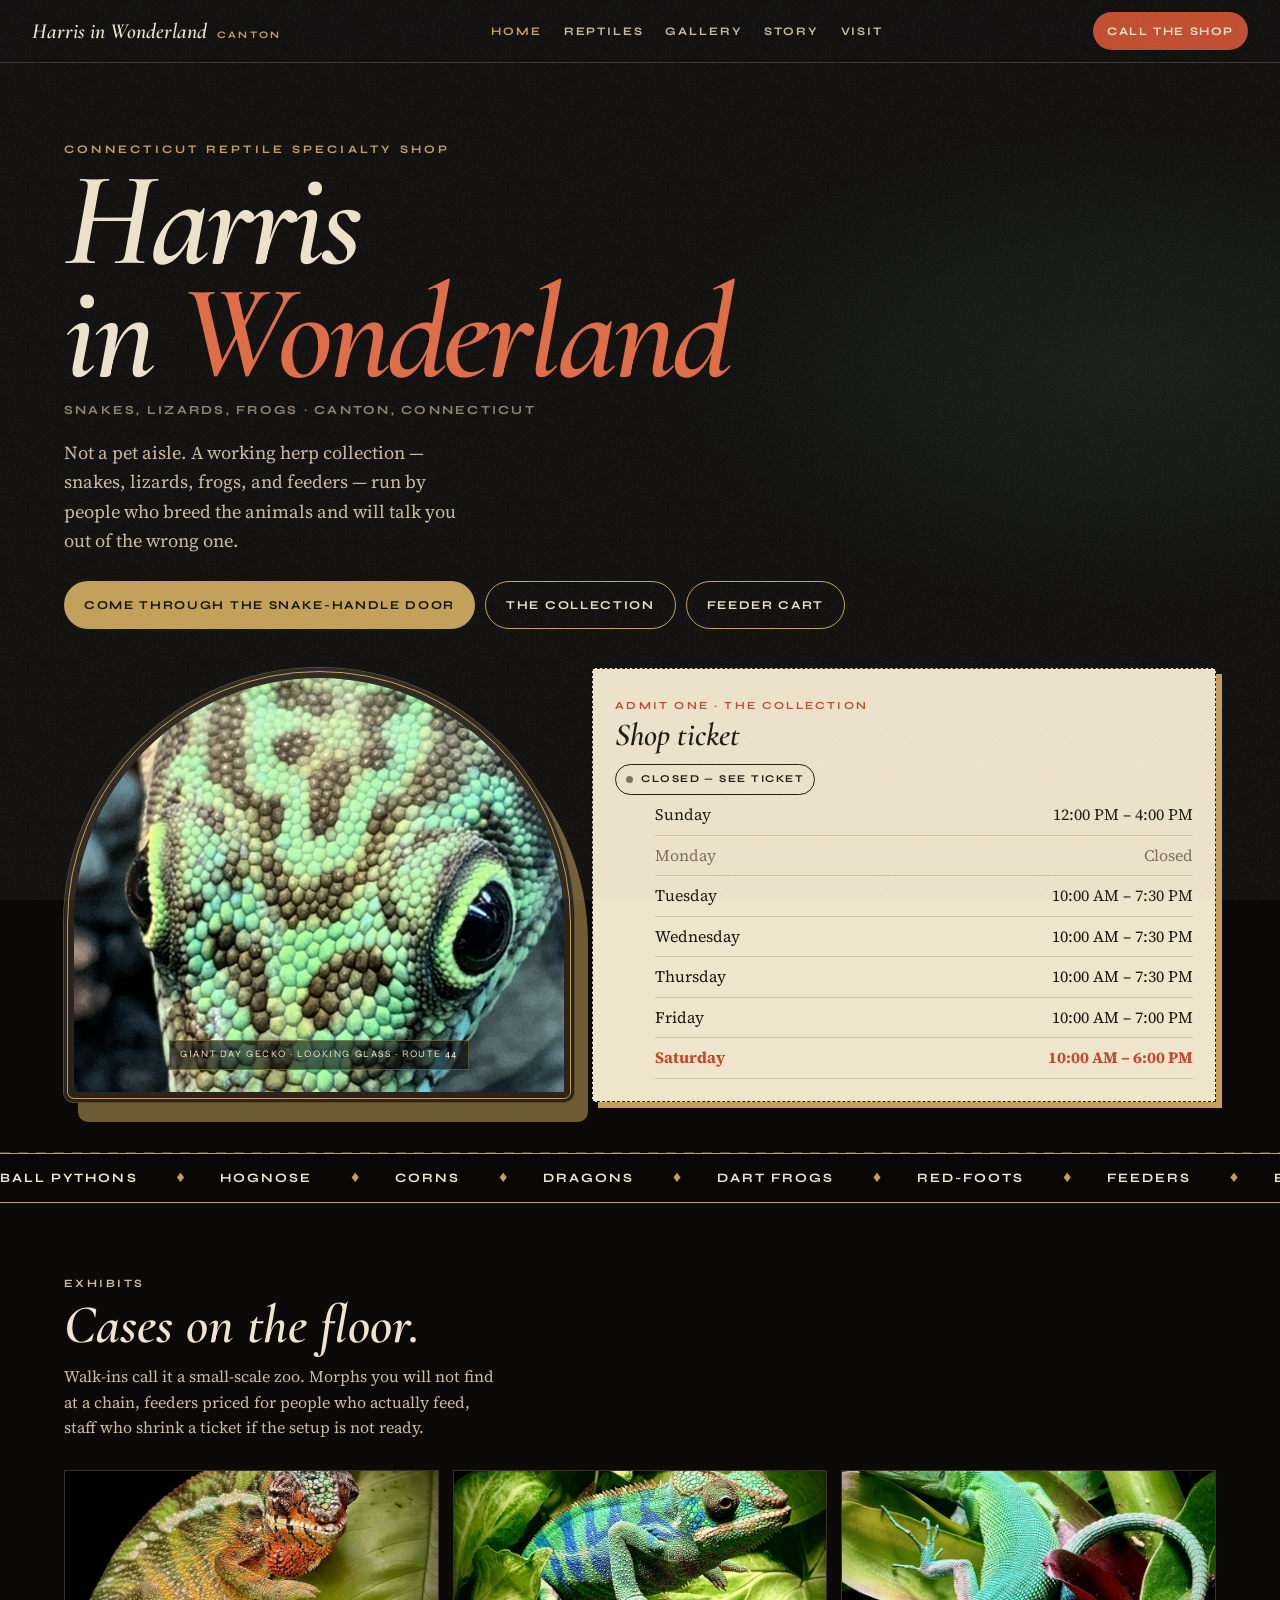
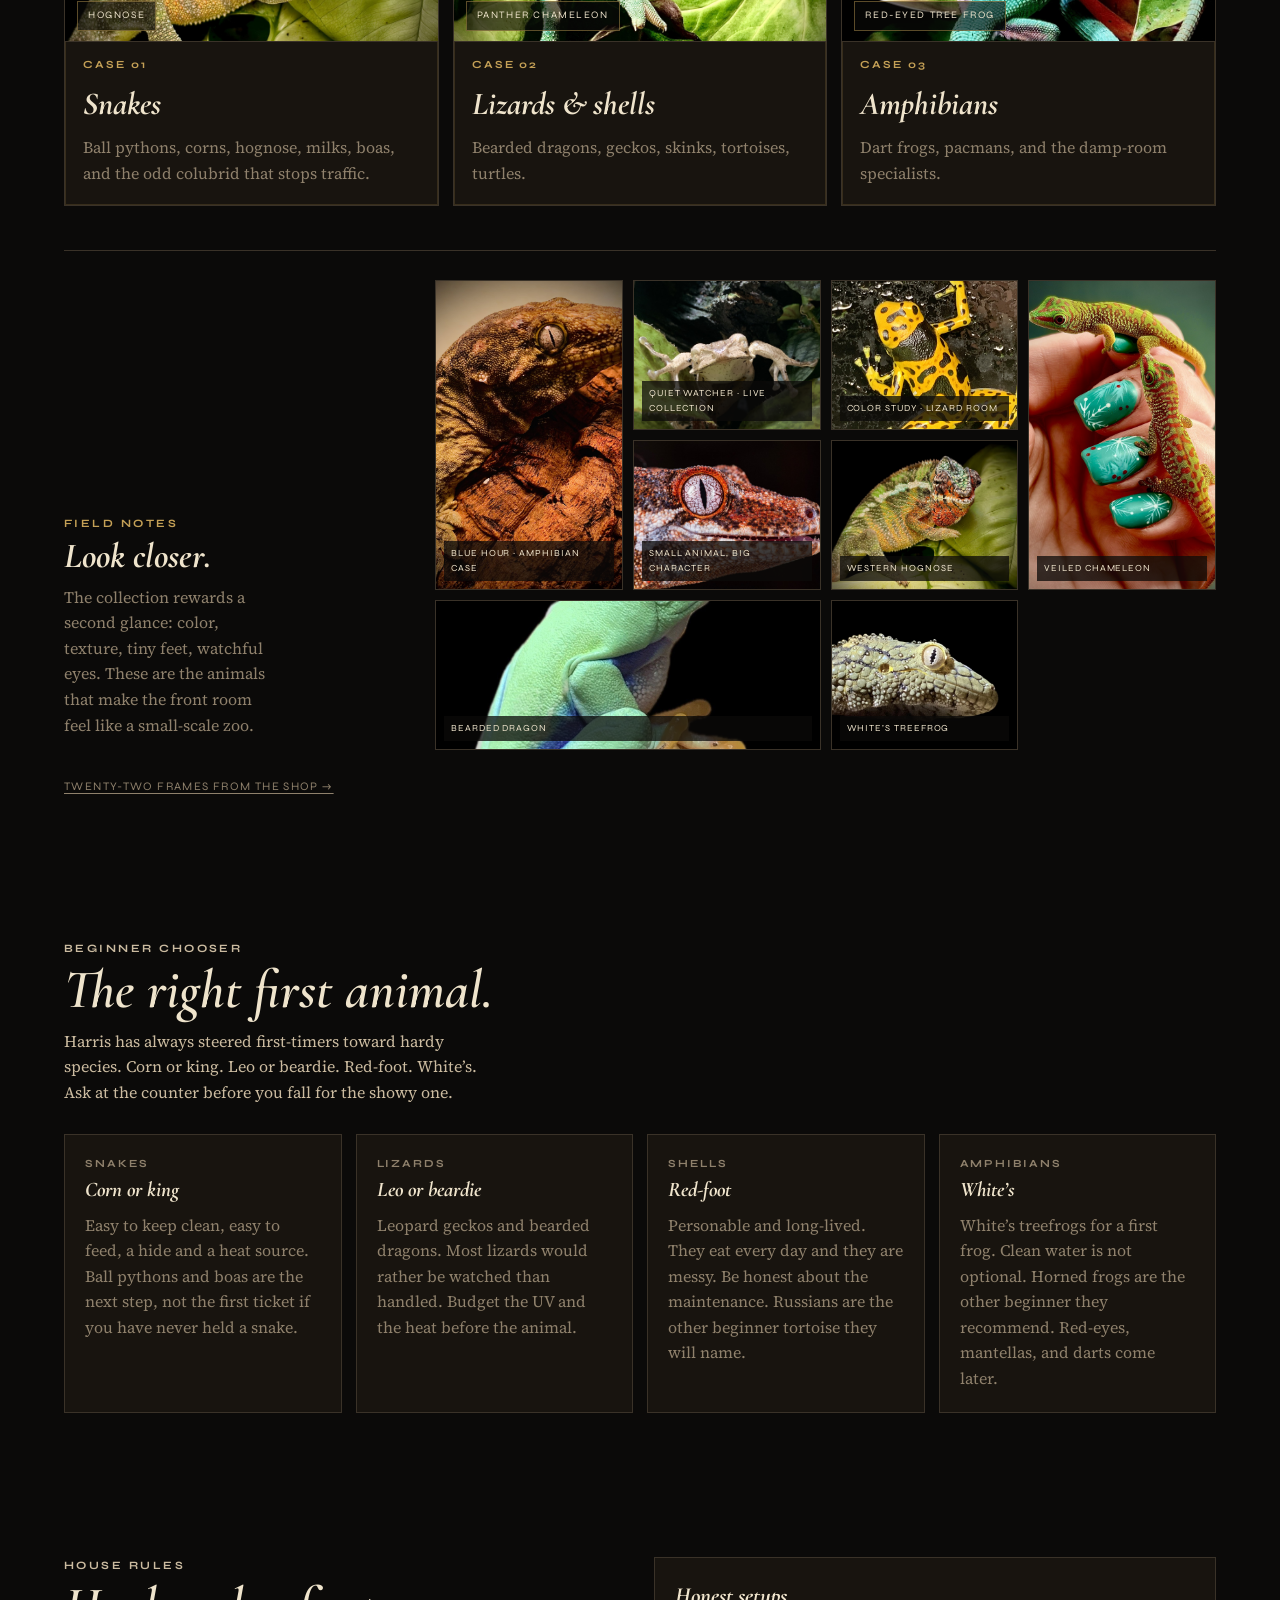
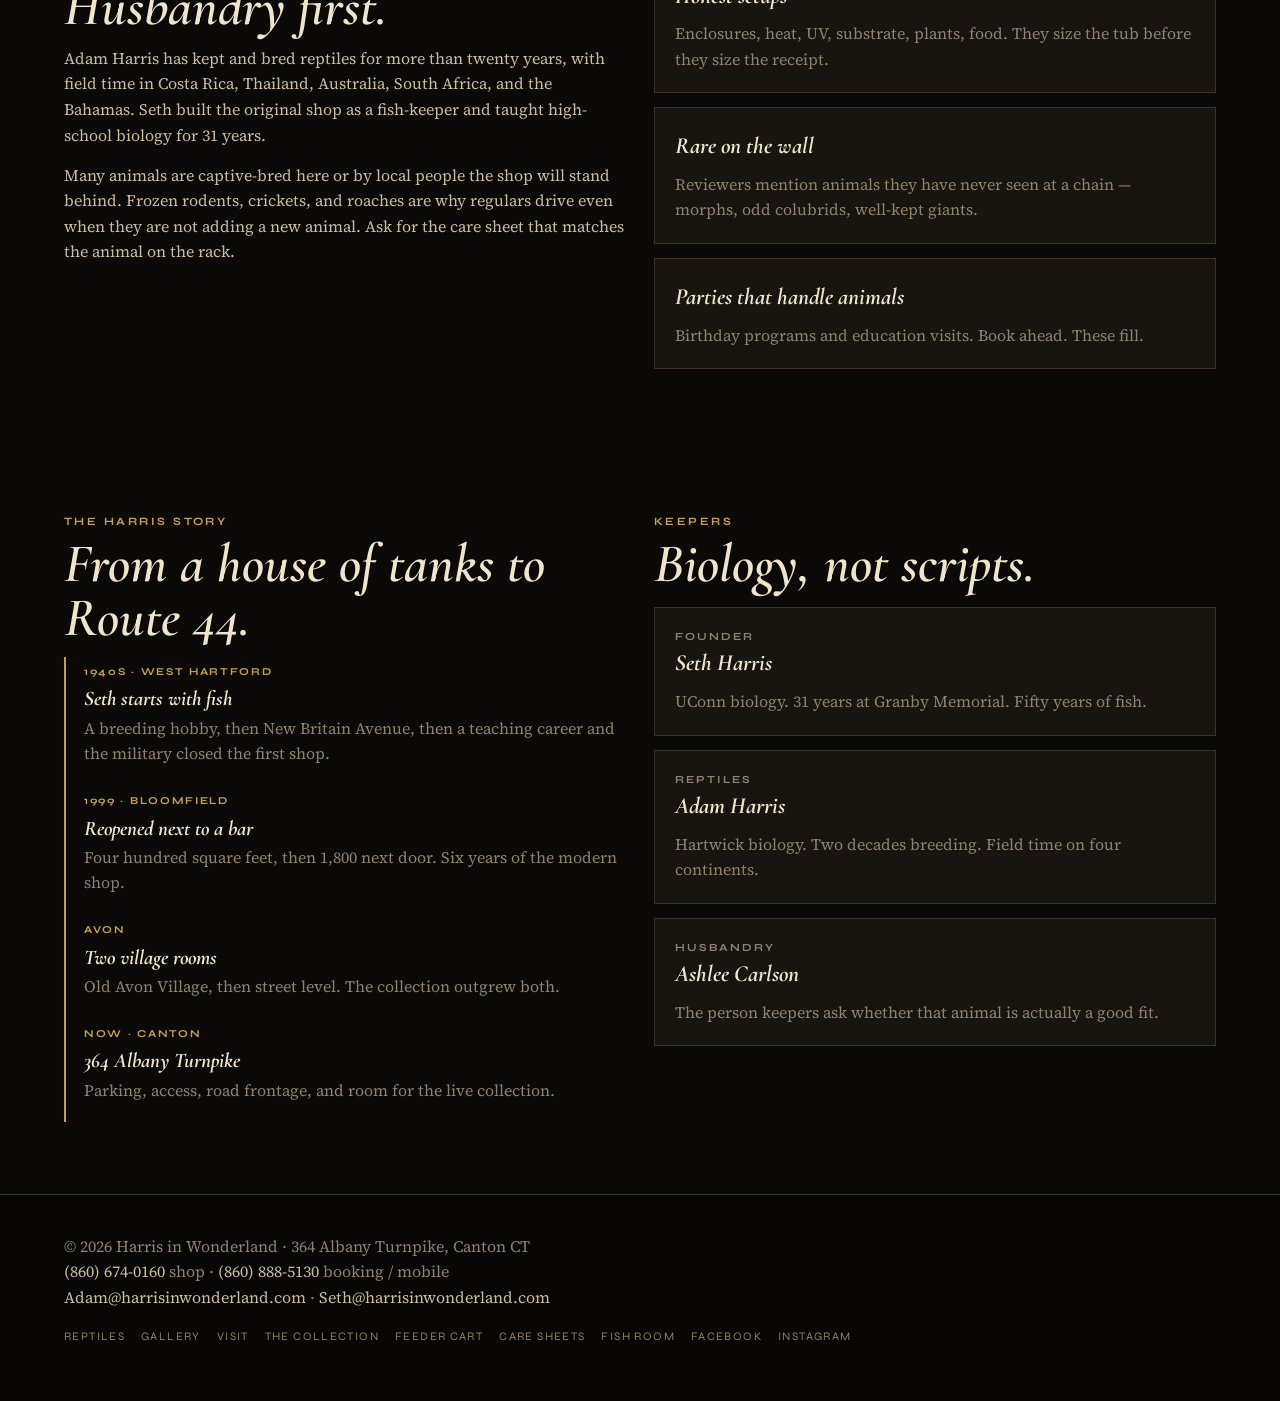
<file: story.html>
<!doctype html>
<html lang="en">
<head>
  <meta charset="UTF-8" />
  <meta http-equiv="refresh" content="0;url=/#story" />
  <link rel="canonical" href="https://harrisinwonderland.com/#story" />
  <title>The Harris story — Harris in Wonderland</title>
  <script>location.replace("/#story");</script>
</head>
<body>
  <p><a href="/#story">The Harris story</a></p>
</body>
</html>
</file>
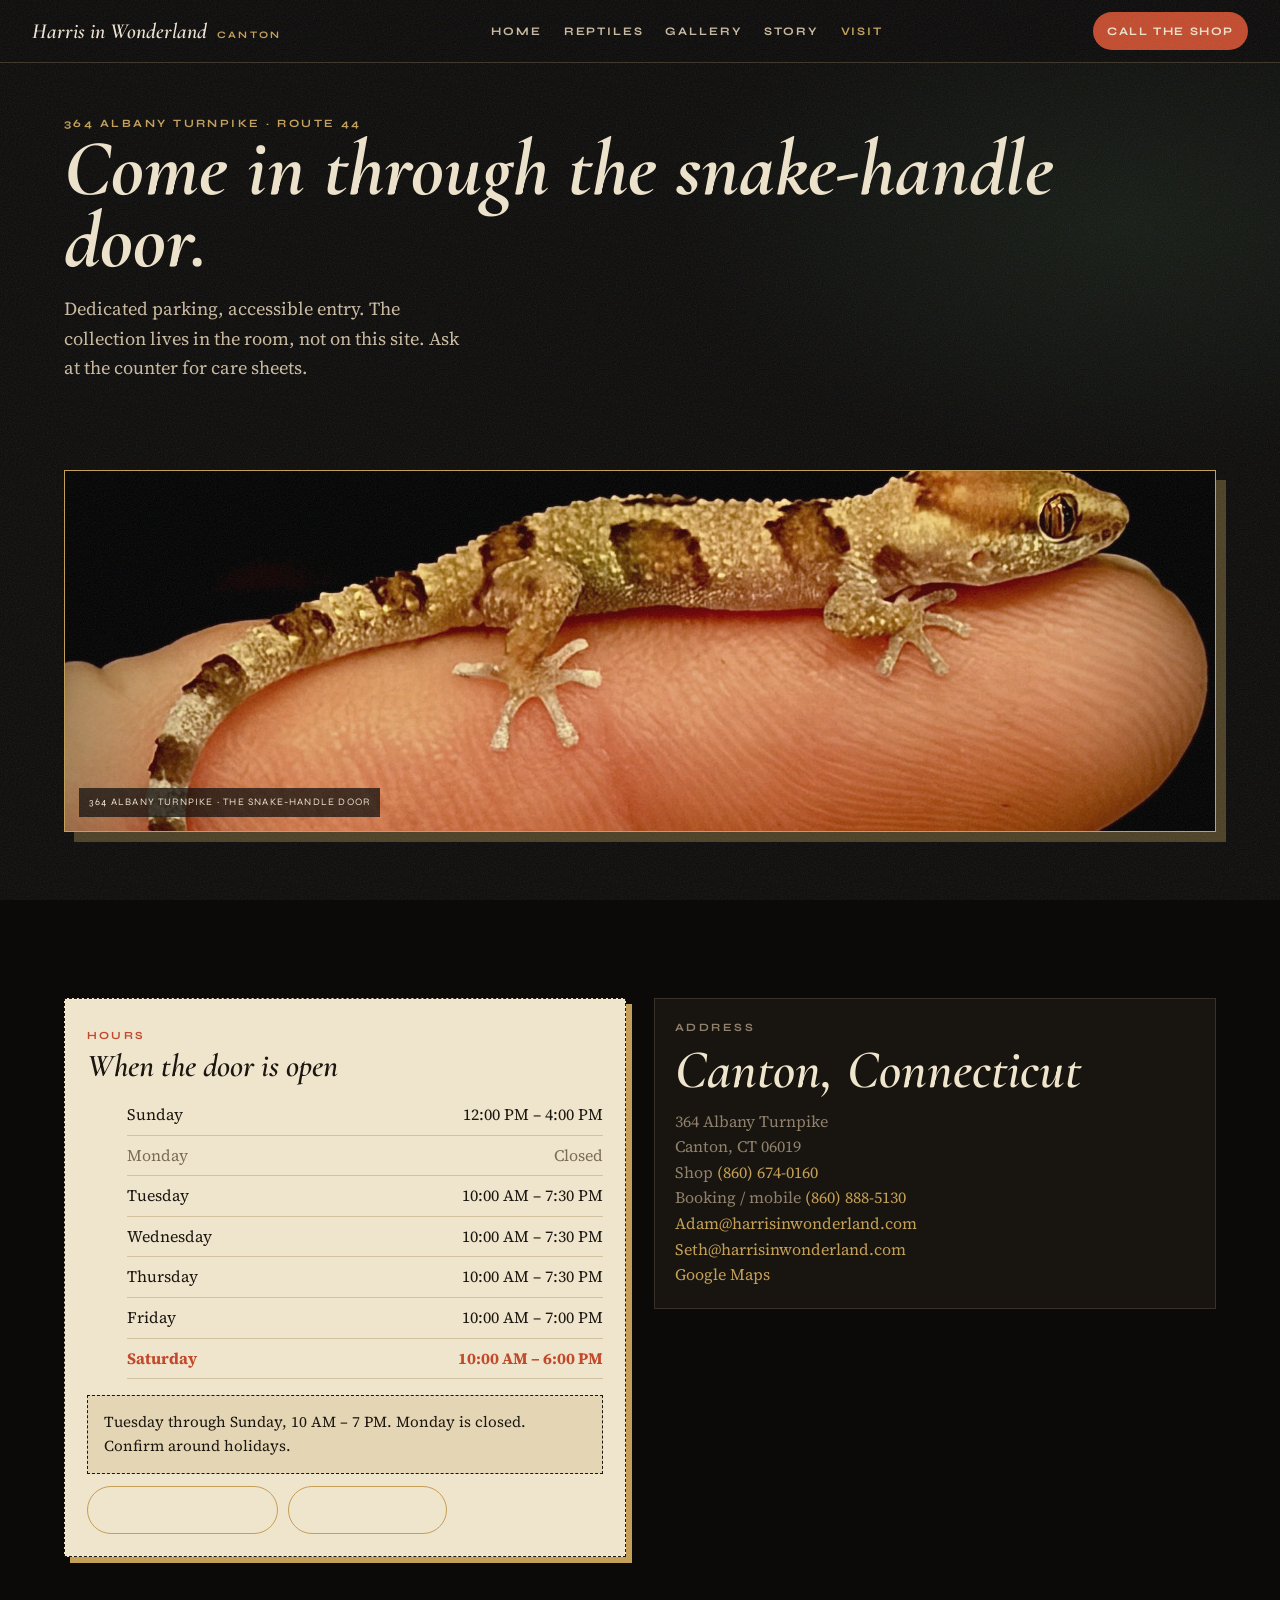
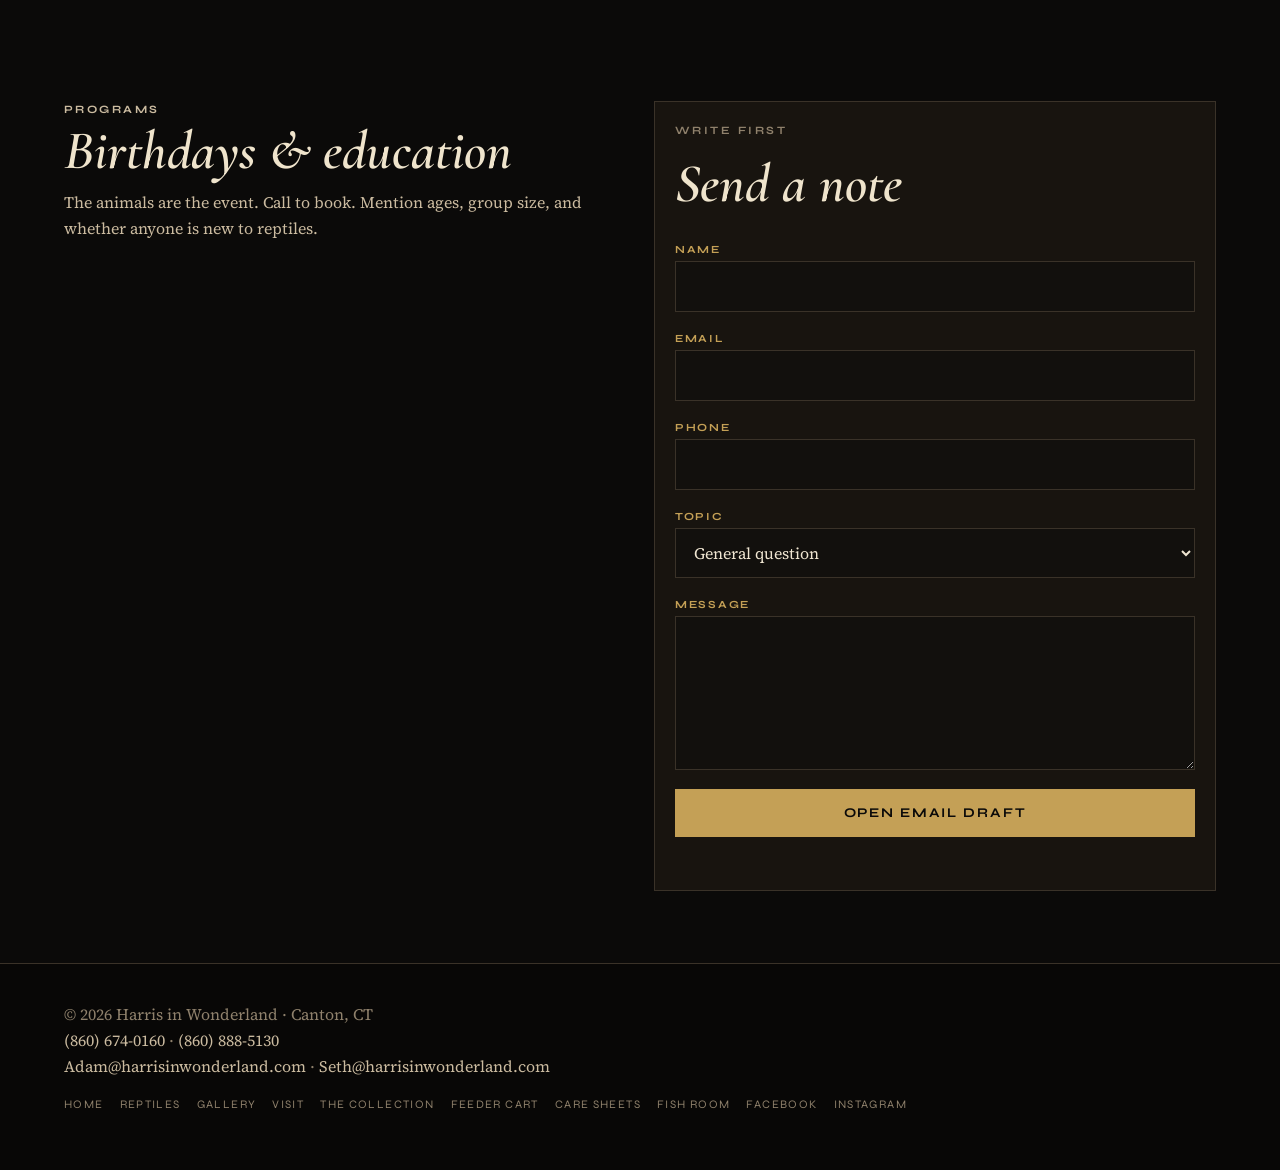
<file: visit.html>
<!doctype html>
<html lang="en">
<head>
  <meta charset="UTF-8" />
  <meta name="viewport" content="width=device-width, initial-scale=1.0" />
  <title>Visit — Harris in Wonderland, Canton CT</title>
  <meta name="description" content="Hours, the snake-handle door, birthday programs, and contact for the reptile specialty shop at 364 Albany Turnpike, Canton." />
  <meta name="theme-color" content="#0b0a09" />
  <link rel="icon" type="image/svg+xml" href="/assets/img/favicon.svg" />
  <link rel="canonical" href="https://harrisinwonderland.com/visit" />
  <link rel="preconnect" href="https://fonts.googleapis.com" />
  <link rel="preconnect" href="https://fonts.gstatic.com" crossorigin />
  <link href="https://fonts.googleapis.com/css2?family=Cormorant+Garamond:ital,wght@0,600;1,600;1,700&family=Source+Serif+4:opsz,wght@8..60,400;8..60,600&family=Syne:wght@600;700;800&display=swap" rel="stylesheet" />
  <link rel="stylesheet" href="/assets/css/styles.css" />
</head>
<body>
  <header class="top">
    <a class="brand" href="/">Harris in Wonderland <b>Canton</b></a>
    <nav class="nav" id="nav">
      <a href="/">Home</a>
      <a href="/reptiles">Reptiles</a>
      <a href="/gallery">Gallery</a>
      <a href="/#story">Story</a>
      <a href="/visit" aria-current="page">Visit</a>
    </nav>
    <a class="call" href="tel:+18606740160">Call the shop</a>
    <button class="menu-btn" id="menuBtn" aria-expanded="false" aria-label="Menu">Menu</button>
  </header>
  <main>
    <section class="page-hero"><div class="wrap">
      <p class="kicker">364 Albany Turnpike · Route 44</p>
      <h1>Come in through the snake-handle door.</h1>
      <p class="lede">Dedicated parking, accessible entry. The collection lives in the room, not on this site. Ask at the counter for care sheets.</p>
    </div></section>
    <section><div class="wrap">
      <figure class="visit-photo">
        <img src="/assets/img/gallery/storefront.jpg" alt="Harris in Wonderland storefront at 364 Albany Turnpike, Canton" width="1800" height="1350" />
        <figcaption>364 Albany Turnpike · the snake-handle door</figcaption>
      </figure>
    </div></section>
    <section><div class="wrap grid-2">
      <div class="ticket">
        <small>Hours</small>
        <h2>When the door is open</h2>
        <ul class="hours" id="hoursList"></ul>
        <p class="note" style="margin-top:16px">Tuesday through Sunday, 10 AM – 7 PM. Monday is closed. Confirm around holidays.</p>
        <p class="hero-actions" style="margin-top:12px">
          <a class="btn ghost" href="https://my-hiwsite-6573.square.site/available-animals" target="_blank" rel="noopener">The collection</a>
          <a class="btn ghost" href="https://my-hiwsite-6573.square.site/shop/feeders-for-pick-up/17" target="_blank" rel="noopener">Feeder cart</a>
        </p>
      </div>
      <div class="card">
        <p class="kicker">Address</p>
        <h2>Canton, Connecticut</h2>
        <p>364 Albany Turnpike<br />Canton, CT 06019</p>
        <p>Shop <a href="tel:+18606740160">(860) 674-0160</a><br />Booking / mobile <a href="tel:+18608885130">(860) 888-5130</a></p>
        <p><a href="mailto:Adam@harrisinwonderland.com">Adam@harrisinwonderland.com</a><br /><a href="mailto:Seth@harrisinwonderland.com">Seth@harrisinwonderland.com</a></p>
        <p><a href="https://maps.google.com/?q=364+Albany+Turnpike+Canton+CT+06019" target="_blank" rel="noopener">Google Maps</a></p>
      </div>
    </div></section>
    <section><div class="wrap grid-2">
      <div class="copy">
        <p class="kicker">Programs</p>
        <h2>Birthdays &amp; education</h2>
        <p>The animals are the event. Call to book. Mention ages, group size, and whether anyone is new to reptiles.</p>
      </div>
      <form class="card" id="contactForm">
        <p class="kicker">Write first</p>
        <h2>Send a note</h2>
        <div><label for="name">Name</label><input id="name" name="name" required autocomplete="name" /></div>
        <div><label for="email">Email</label><input id="email" name="email" type="email" required autocomplete="email" /></div>
        <div><label for="phone">Phone</label><input id="phone" name="phone" type="tel" autocomplete="tel" /></div>
        <div><label for="topic">Topic</label>
          <select id="topic" name="topic">
            <option>General question</option>
            <option>Looking for an animal</option>
            <option>Birthday / program</option>
            <option>Care sheet / husbandry</option>
            <option>Supplies / feeders</option>
            <option>Fish room / ponds</option>
          </select>
        </div>
        <div><label for="message">Message</label><textarea id="message" name="message" rows="5" required></textarea></div>
        <button type="submit">Open email draft</button>
        <p class="form-status" id="formStatus" role="status"></p>
      </form>
    </div></section>
  </main>
  <footer>
    <div class="foot-row">
      <div>© <span id="year">2026</span> Harris in Wonderland · Canton, CT<br /><a href="tel:+18606740160">(860) 674-0160</a> · <a href="tel:+18608885130">(860) 888-5130</a><br /><a href="mailto:Adam@harrisinwonderland.com">Adam@harrisinwonderland.com</a> · <a href="mailto:Seth@harrisinwonderland.com">Seth@harrisinwonderland.com</a></div>
      <div class="foot-nav">
        <a href="/">Home</a>
        <a href="/reptiles">Reptiles</a>
        <a href="/gallery">Gallery</a>
        <a href="/visit">Visit</a>
        <a href="https://my-hiwsite-6573.square.site/available-animals" target="_blank" rel="noopener">The collection</a>
        <a href="https://my-hiwsite-6573.square.site/shop/feeders-for-pick-up/17" target="_blank" rel="noopener">Feeder cart</a>
        <a href="/care-sheets">Care sheets</a>
        <a href="/fish">Fish room</a>
        <a href="https://www.facebook.com/profile.php?id=100063473713270" target="_blank" rel="noopener">Facebook</a>
        <a href="https://www.instagram.com/harris_in_wonderland_pets/" target="_blank" rel="noopener">Instagram</a>
      </div>
    </div>
  </footer>
  <script src="/assets/js/main.js" defer></script>
</body>
</html>
</file>
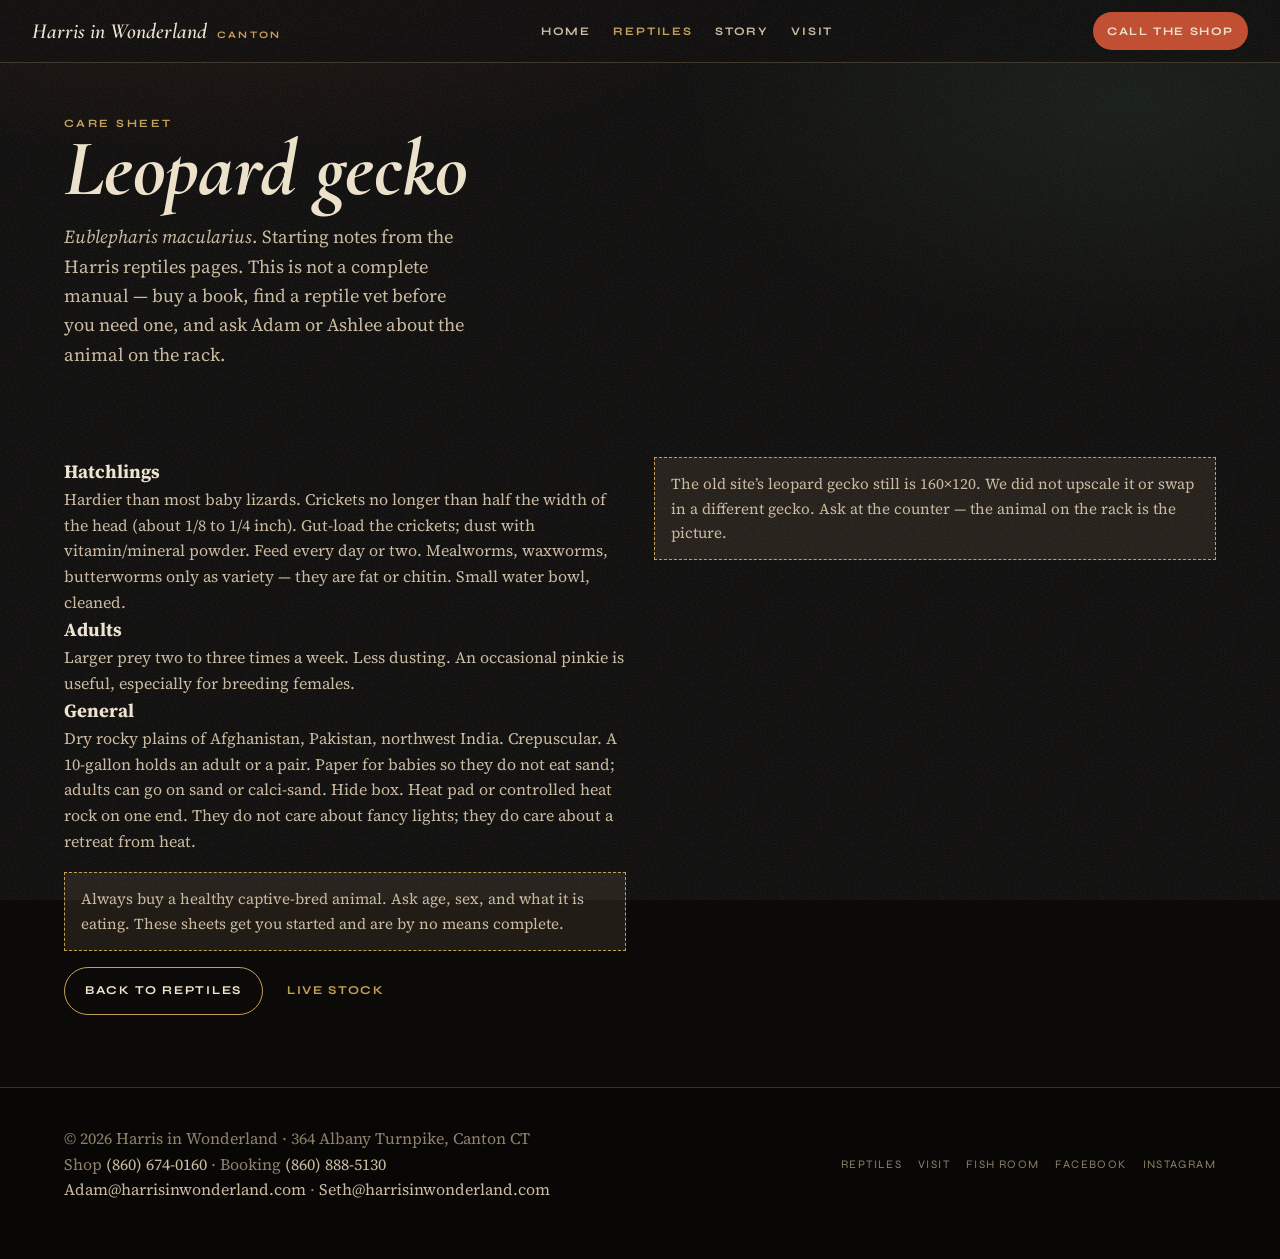
<file: care/leopard-gecko.html>
<!doctype html>
<html lang="en">
<head>
  <meta charset="UTF-8" />
  <meta name="viewport" content="width=device-width, initial-scale=1.0" />
  <title>Leopard gecko care sheet — Harris in Wonderland</title>
  <meta name="description" content="Shop care sheet for Leopard gecko (Eublepharis macularius) from Harris in Wonderland in Canton, CT." />
  <meta name="theme-color" content="#f3ead6" />
  <link rel="icon" type="image/svg+xml" href="/assets/img/favicon.svg" />
  <link rel="canonical" href="https://harrisinwonderland.com/care/leopard-gecko" />
  <link rel="stylesheet" href="/assets/css/styles.css" />
  <link rel="preconnect" href="https://fonts.googleapis.com" />
  <link rel="preconnect" href="https://fonts.gstatic.com" crossorigin />
  <link href="https://fonts.googleapis.com/css2?family=Cormorant+Garamond:ital,wght@0,600;1,600;1,700&family=Source+Serif+4:opsz,wght@8..60,400;8..60,600&family=Syne:wght@600;700;800&display=swap" rel="stylesheet" />
</head>
<body>
  <header class="top">
    <a class="brand" href="/">Harris in Wonderland <b>Canton</b></a>
    <nav class="nav" id="nav">
      <a href="/">Home</a>
      <a href="/reptiles" aria-current="page">Reptiles</a>
      <a href="/#story">Story</a>
      <a href="/visit">Visit</a>
    </nav>
    <a class="call" href="tel:+18606740160">Call the shop</a>
    <button class="menu-btn" id="menuBtn" aria-expanded="false" aria-label="Menu">Menu</button>
  </header>
  <main>
    <section class="page-hero"><div class="wrap">
      <p class="kicker">Care sheet</p>
      <h1>Leopard gecko</h1>
      <p class="lede"><em>Eublepharis macularius</em>. Starting notes from the Harris reptiles pages. This is not a complete manual — buy a book, find a reptile vet before you need one, and ask Adam or Ashlee about the animal on the rack.</p>
    </div></section>
    <section><div class="wrap grid-2">
      <div class="care copy">
        <h3>Hatchlings</h3>
        <p>Hardier than most baby lizards. Crickets no longer than half the width of the head (about 1/8 to 1/4 inch). Gut-load the crickets; dust with vitamin/mineral powder. Feed every day or two. Mealworms, waxworms, butterworms only as variety — they are fat or chitin. Small water bowl, cleaned.</p>
        <h3>Adults</h3>
        <p>Larger prey two to three times a week. Less dusting. An occasional pinkie is useful, especially for breeding females.</p>
        <h3>General</h3>
        <p>Dry rocky plains of Afghanistan, Pakistan, northwest India. Crepuscular. A 10-gallon holds an adult or a pair. Paper for babies so they do not eat sand; adults can go on sand or calci-sand. Hide box. Heat pad or controlled heat rock on one end. They do not care about fancy lights; they do care about a retreat from heat.</p>
        <p class="note" style="margin-top:18px">Always buy a healthy captive-bred animal. Ask age, sex, and what it is eating. These sheets get you started and are by no means complete.</p>
        <p style="margin-top:16px"><a class="btn ghost" href="/reptiles">Back to reptiles</a> <a class="btn gold" href="https://my-hiwsite-6573.square.site" target="_blank" rel="noopener">Live stock</a></p>
      </div>
      <div class="note">The old site’s leopard gecko still is 160×120. We did not upscale it or swap in a different gecko. Ask at the counter — the animal on the rack is the picture.</div>
    </div></section>
  </main>
  <footer>
    <div class="foot-row">
      <div>
        © <span id="year">2026</span> Harris in Wonderland · 364 Albany Turnpike, Canton CT<br />
        Shop <a href="tel:+18606740160">(860) 674-0160</a>
        · Booking <a href="tel:+18608885130">(860) 888-5130</a><br />
        <a href="mailto:Adam@harrisinwonderland.com">Adam@harrisinwonderland.com</a>
        · <a href="mailto:Seth@harrisinwonderland.com">Seth@harrisinwonderland.com</a>
      </div>
      <div class="foot-nav">
        <a href="/reptiles">Reptiles</a>
        <a href="/visit">Visit</a>
        <a href="/fish">Fish room</a>
        <a href="https://www.facebook.com/profile.php?id=100063473713270" target="_blank" rel="noopener">Facebook</a>
        <a href="https://www.instagram.com/harris_in_wonderland_pets/" target="_blank" rel="noopener">Instagram</a>
      </div>
    </div>
  </footer>
  <script src="/assets/js/main.js" defer></script>
</body>
</html>
</file>
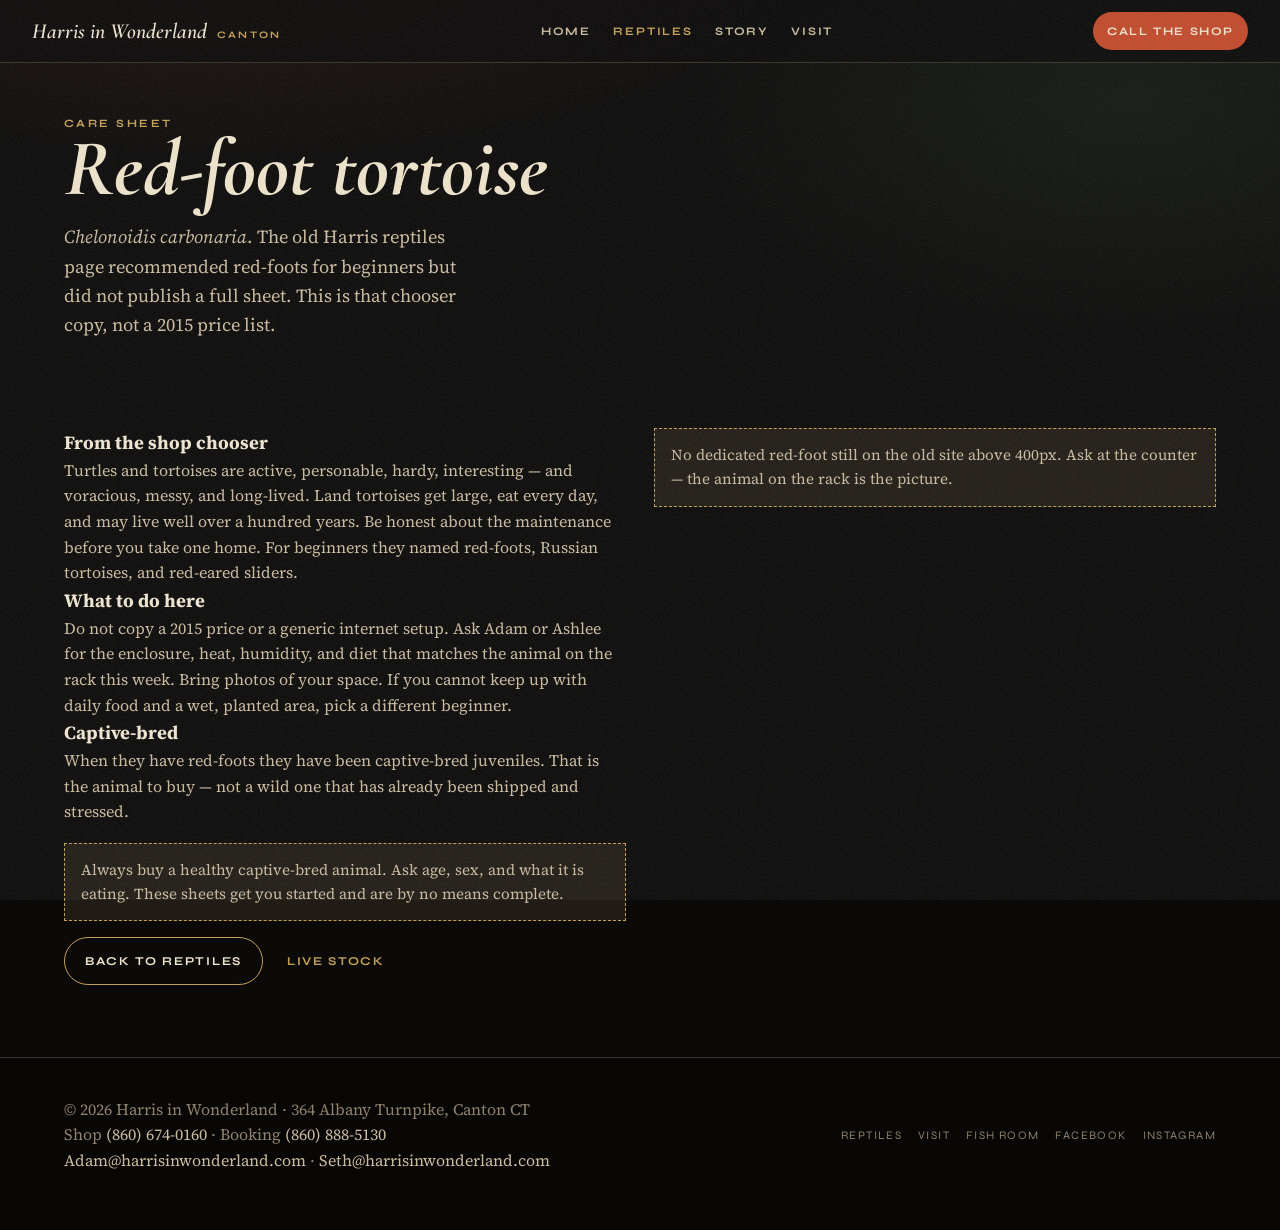
<file: care/red-foot.html>
<!doctype html>
<html lang="en">
<head>
  <meta charset="UTF-8" />
  <meta name="viewport" content="width=device-width, initial-scale=1.0" />
  <title>Red-foot tortoise care sheet — Harris in Wonderland</title>
  <meta name="description" content="Shop beginner notes for Red-foot tortoise from Harris in Wonderland in Canton, CT." />
  <meta name="theme-color" content="#f3ead6" />
  <link rel="icon" type="image/svg+xml" href="/assets/img/favicon.svg" />
  <link rel="canonical" href="https://harrisinwonderland.com/care/red-foot" />
  <link rel="stylesheet" href="/assets/css/styles.css" />
  <link rel="preconnect" href="https://fonts.googleapis.com" />
  <link rel="preconnect" href="https://fonts.gstatic.com" crossorigin />
  <link href="https://fonts.googleapis.com/css2?family=Cormorant+Garamond:ital,wght@0,600;1,600;1,700&family=Source+Serif+4:opsz,wght@8..60,400;8..60,600&family=Syne:wght@600;700;800&display=swap" rel="stylesheet" />
</head>
<body>
  <header class="top">
    <a class="brand" href="/">Harris in Wonderland <b>Canton</b></a>
    <nav class="nav" id="nav">
      <a href="/">Home</a>
      <a href="/reptiles" aria-current="page">Reptiles</a>
      <a href="/#story">Story</a>
      <a href="/visit">Visit</a>
    </nav>
    <a class="call" href="tel:+18606740160">Call the shop</a>
    <button class="menu-btn" id="menuBtn" aria-expanded="false" aria-label="Menu">Menu</button>
  </header>
  <main>
    <section class="page-hero"><div class="wrap">
      <p class="kicker">Care sheet</p>
      <h1>Red-foot tortoise</h1>
      <p class="lede"><em>Chelonoidis carbonaria</em>. The old Harris reptiles page recommended red-foots for beginners but did not publish a full sheet. This is that chooser copy, not a 2015 price list.</p>
    </div></section>
    <section><div class="wrap grid-2">
      <div class="care copy">
        <h3>From the shop chooser</h3>
        <p>Turtles and tortoises are active, personable, hardy, interesting — and voracious, messy, and long-lived. Land tortoises get large, eat every day, and may live well over a hundred years. Be honest about the maintenance before you take one home. For beginners they named red-foots, Russian tortoises, and red-eared sliders.</p>
        <h3>What to do here</h3>
        <p>Do not copy a 2015 price or a generic internet setup. Ask Adam or Ashlee for the enclosure, heat, humidity, and diet that matches the animal on the rack this week. Bring photos of your space. If you cannot keep up with daily food and a wet, planted area, pick a different beginner.</p>
        <h3>Captive-bred</h3>
        <p>When they have red-foots they have been captive-bred juveniles. That is the animal to buy — not a wild one that has already been shipped and stressed.</p>
        <p class="note" style="margin-top:18px">Always buy a healthy captive-bred animal. Ask age, sex, and what it is eating. These sheets get you started and are by no means complete.</p>
        <p style="margin-top:16px"><a class="btn ghost" href="/reptiles">Back to reptiles</a> <a class="btn gold" href="https://my-hiwsite-6573.square.site" target="_blank" rel="noopener">Live stock</a></p>
      </div>
      <div class="note">No dedicated red-foot still on the old site above 400px. Ask at the counter — the animal on the rack is the picture.</div>
    </div></section>
  </main>
  <footer>
    <div class="foot-row">
      <div>
        © <span id="year">2026</span> Harris in Wonderland · 364 Albany Turnpike, Canton CT<br />
        Shop <a href="tel:+18606740160">(860) 674-0160</a>
        · Booking <a href="tel:+18608885130">(860) 888-5130</a><br />
        <a href="mailto:Adam@harrisinwonderland.com">Adam@harrisinwonderland.com</a>
        · <a href="mailto:Seth@harrisinwonderland.com">Seth@harrisinwonderland.com</a>
      </div>
      <div class="foot-nav">
        <a href="/reptiles">Reptiles</a>
        <a href="/visit">Visit</a>
        <a href="/fish">Fish room</a>
        <a href="https://www.facebook.com/profile.php?id=100063473713270" target="_blank" rel="noopener">Facebook</a>
        <a href="https://www.instagram.com/harris_in_wonderland_pets/" target="_blank" rel="noopener">Instagram</a>
      </div>
    </div>
  </footer>
  <script src="/assets/js/main.js" defer></script>
</body>
</html>
</file>
<file: assets/css/styles.css>
:root {
  --bg: #0b0a09;
  --bg-2: #12100d;
  --surface: #18140f;
  --surface-2: #211c16;
  --text: #f0e6d2;
  --text-soft: #cbbba0;
  --muted: #8f816c;
  --line: #3a3228;
  --ember: #c24a2c;
  --ember-2: #e06a42;
  --moss: #4a7a52;
  --brass: #c4a056;
  --ticket: #efe4cc;
  --ticket-ink: #1b1610;
  --glass-a: #102418;
  --glass-b: #07110c;
  --paper: var(--bg);
  --paper-2: var(--bg-2);
  --ink: var(--text);
  --ink-soft: var(--text-soft);
  --red: var(--ember);
  --red-2: var(--ember-2);
  --green: var(--moss);
  --gold: var(--brass);
  --cream: var(--surface);
  --ff-display: "Cormorant Garamond", "Times New Roman", serif;
  --ff-ui: "Syne", ui-sans-serif, system-ui, sans-serif;
  --ff-body: "Source Serif 4", Georgia, serif;
  --max: 72rem;
  --gutter: clamp(1.1rem, 4vw, 2rem);
}

*, *::before, *::after { box-sizing: border-box; }
* { margin: 0; }
html { -webkit-font-smoothing: antialiased; scroll-behavior: smooth; }
body {
  font-family: var(--ff-body);
  background:
    radial-gradient(1200px 520px at 18% -10%, rgba(194, 74, 44, .16), transparent 55%),
    radial-gradient(900px 480px at 88% 8%, rgba(74, 122, 82, .14), transparent 50%),
    var(--bg);
  color: var(--text);
  line-height: 1.6;
  overflow-x: hidden;
}
body::before {
  content: "";
  position: fixed; inset: 0; pointer-events: none; z-index: 80; opacity: .11;
  background-image: url("data:image/svg+xml;utf8,<svg xmlns='http://www.w3.org/2000/svg' width='160' height='160'><filter id='n'><feTurbulence type='fractalNoise' baseFrequency='.85' numOctaves='4' stitchTiles='stitch'/></filter><rect width='100%' height='100%' filter='url(%23n)'/></svg>");
}
img, svg { display: block; max-width: 100%; }
a { color: var(--brass); text-decoration: none; }
a:hover { text-decoration: underline; color: var(--ember-2); }
:focus-visible { outline: 2px solid var(--brass); outline-offset: 3px; }
::selection { background: var(--ember); color: var(--ticket); }
.wrap { width: min(var(--max), calc(100% - 2 * var(--gutter))); margin-inline: auto; }

.top {
  position: sticky; top: 0; z-index: 40;
  display: flex; align-items: center; justify-content: space-between; gap: 12px;
  padding: 12px var(--gutter);
  background: color-mix(in srgb, var(--bg) 78%, transparent);
  backdrop-filter: blur(16px);
  border-bottom: 1px solid var(--line);
}
.brand {
  display: flex; align-items: baseline; gap: 10px;
  color: var(--text); font-family: var(--ff-display);
  font-style: italic; font-weight: 600; font-size: 1.35rem;
}
.brand:hover { text-decoration: none; color: var(--ticket); }
.brand b {
  font-style: normal; font-family: var(--ff-ui); font-size: .62rem;
  letter-spacing: .22em; text-transform: uppercase; color: var(--brass); font-weight: 700;
}
.nav { display: flex; gap: 22px; align-items: center; }
.nav a {
  font-family: var(--ff-ui); font-size: .72rem; font-weight: 700;
  letter-spacing: .16em; text-transform: uppercase; color: var(--text-soft);
}
.nav a:hover, .nav a[aria-current="page"] { color: var(--brass); text-decoration: none; }
.call {
  font-family: var(--ff-ui); font-size: .72rem; font-weight: 700;
  letter-spacing: .14em; text-transform: uppercase;
  background: var(--ember); color: var(--ticket);
  padding: 10px 14px; border-radius: 999px;
}
.call:hover { text-decoration: none; background: var(--ember-2); color: var(--ticket); }
.menu-btn {
  display: none; border: 1px solid var(--brass); background: transparent;
  color: var(--text); padding: 8px 12px; font-family: var(--ff-ui);
  font-size: .7rem; letter-spacing: .16em; text-transform: uppercase;
}

.hero { padding: 4.8rem 0 3.2rem; position: relative; }
.hero::after {
  content: "";
  position: absolute; inset: auto 0 0; height: 1px;
  background: repeating-linear-gradient(90deg, var(--brass) 0 10px, transparent 10px 18px);
  opacity: .35;
}
.hero-kicker {
  font-family: var(--ff-ui); font-size: .72rem; font-weight: 700;
  letter-spacing: .28em; text-transform: uppercase; color: var(--brass);
}
.wordmark {
  font-family: var(--ff-display); font-weight: 600; font-style: italic;
  font-size: clamp(3.2rem, 12vw, 8.4rem); line-height: .84;
  letter-spacing: -.03em; margin: .4rem 0 .6rem;
  color: var(--ticket);
}
.wordmark em { font-style: italic; color: var(--ember-2); }
.hero-sub {
  font-family: var(--ff-ui); text-transform: uppercase; letter-spacing: .18em;
  font-size: .78rem; font-weight: 700; color: var(--muted);
}
.lede { max-width: 46ch; margin-top: 1.1rem; font-size: 1.15rem; color: var(--text-soft); }
.hero-actions { display: flex; flex-wrap: wrap; gap: 10px; margin-top: 1.6rem; }
.btn {
  display: inline-flex; align-items: center; justify-content: center;
  height: 48px; padding: 0 20px; border-radius: 999px;
  font-family: var(--ff-ui); font-size: .75rem; font-weight: 700;
  letter-spacing: .14em; text-transform: uppercase;
}
.btn.primary { background: var(--brass); color: var(--bg); }
.btn.primary:hover { background: var(--ember); color: var(--ticket); text-decoration: none; }
.btn.ghost { border: 1px solid var(--brass); color: var(--ticket); }
.btn.ghost:hover { border-color: var(--ember-2); color: var(--ember-2); text-decoration: none; }

.looking-glass { margin-top: 2.4rem; display: grid; grid-template-columns: .9fr 1.1fr; gap: 18px; align-items: stretch; }
.glass {
  min-height: 340px; border-radius: 999px 999px 40px 40px;
  border: 10px solid #2a241c;
  outline: 1px solid var(--brass);
  outline-offset: -4px;
  background:
    radial-gradient(circle at 30% 18%, rgba(255,255,255,.18) 0 10%, transparent 12%),
    radial-gradient(circle at 72% 28%, rgba(74, 122, 82, .55), transparent 48%),
    radial-gradient(circle at 40% 82%, rgba(194, 74, 44, .42), transparent 42%),
    linear-gradient(160deg, var(--glass-a), var(--glass-b));
  box-shadow:
    0 0 0 1px #5a4a2e,
    14px 20px 0 color-mix(in srgb, var(--brass) 55%, transparent),
    inset 0 -40px 80px rgba(0,0,0,.45);
  position: relative;
  overflow: hidden;
  margin: 0;
}
.glass::after {
  content: "";
  position: absolute; inset: 12px 18% auto;
  height: 42%;
  background: linear-gradient(180deg, rgba(255,255,255,.16), transparent);
  border-radius: 50%;
  pointer-events: none;
}
.glass img {
  position: absolute; inset: 0; width: 100%; height: 100%;
  object-fit: cover; z-index: 1;
}
.glass.is-empty img, .photo-slot.is-empty img { display: none; }
.glass figcaption, .photo-slot figcaption {
  position: absolute; left: 50%; bottom: 22px; transform: translateX(-50%);
  z-index: 2;
  font-family: var(--ff-ui); font-size: .62rem; letter-spacing: .16em;
  text-transform: uppercase; color: var(--ticket); white-space: nowrap;
  background: color-mix(in srgb, var(--bg) 62%, transparent);
  padding: 6px 10px; border: 1px solid color-mix(in srgb, var(--brass) 45%, transparent);
}

.photo-slot {
  position: relative; margin: 0;
  min-height: 170px;
  background:
    radial-gradient(circle at 30% 20%, rgba(255,255,255,.08), transparent 36%),
    linear-gradient(160deg, #1a2418, #0c100d);
  overflow: hidden;
}
.exhibit .photo-slot { border-bottom: 1px solid var(--line); }
.photo-slot img {
  width: 100%; height: 170px; object-fit: cover;
}
.glass.photo-slot img {
  position: absolute; inset: 0; width: 100%; height: 100%; object-fit: cover; z-index: 1;
}
.glass.has-photo img {
  position: absolute; inset: 0; width: 100%; height: 100%;
  object-fit: cover; object-position: center 30%;
  z-index: 1; display: block;
}
.glass.has-photo::after {
  z-index: 2;
  pointer-events: none;
}
.glass.has-photo figcaption { z-index: 3; }

.exhibit .photo-slot figcaption {
  left: 12px; bottom: 10px; transform: none; white-space: nowrap;
  max-width: calc(100% - 24px); overflow: hidden; text-overflow: ellipsis;
}

.ticket {
  background: var(--ticket); color: var(--ticket-ink);
  border: 1px dashed var(--ticket-ink); padding: 22px;
  box-shadow: 6px 6px 0 var(--brass);
}
.ticket small { font-family: var(--ff-ui); letter-spacing: .2em; text-transform: uppercase; font-size: .68rem; color: var(--ember); font-weight: 700; }
.ticket h2 { font-family: var(--ff-display); font-style: italic; font-size: 2rem; margin: .2rem 0 .8rem; color: var(--ticket-ink); }
.ticket a { color: var(--ember); }
.hours { list-style: none; }
.hours li { display: flex; justify-content: space-between; gap: 12px; padding: 7px 0; border-bottom: 1px solid #d2c3a0; font-variant-numeric: tabular-nums; }
.hours li.today { color: var(--ember); font-weight: 700; }
.hours li.closed { color: #7a6d58; }
.ticket .note { background: #e4d6b4; color: var(--ticket-ink); border-color: var(--ticket-ink); }

.marquee { overflow: hidden; border-block: 1px solid var(--brass); background: #080706; color: var(--ticket); }
.marquee-track { display: flex; width: max-content; gap: 2rem; padding: .85rem 0; animation: marquee-x 36s linear infinite; }
.marquee-track span { font-family: var(--ff-ui); font-weight: 700; letter-spacing: .16em; text-transform: uppercase; font-size: .8rem; white-space: nowrap; }
.marquee-track span::after { content: " \2666 "; color: var(--brass); margin-left: 2rem; }

section { padding: 4.5rem 0; }
.section-head { max-width: 54ch; margin-bottom: 1.8rem; }
.kicker { font-family: var(--ff-ui); font-size: .7rem; font-weight: 700; letter-spacing: .22em; text-transform: uppercase; color: var(--brass); }
h2 { font-family: var(--ff-display); font-style: italic; font-weight: 600; font-size: clamp(2rem, 5vw, 3.4rem); line-height: 1; margin: .35rem 0 .7rem; color: var(--ticket); }
.section-head p, .copy p { color: var(--text-soft); }
.copy p + p { margin-top: .9rem; }

.exhibits { display: grid; grid-template-columns: repeat(3, 1fr); gap: 14px; }
.exhibit {
  display: block; color: inherit;
  background: var(--surface);
  border: 1px solid var(--line);
  min-height: 210px;
  padding: 0 0 18px;
  box-shadow: inset 0 0 0 1px color-mix(in srgb, var(--brass) 18%, transparent);
}
.exhibit:hover { text-decoration: none; border-color: var(--brass); box-shadow: 8px 8px 0 color-mix(in srgb, var(--brass) 40%, transparent); }
a.exhibit { color: inherit; }
.exhibit .no, .exhibit h3, .exhibit p { padding-inline: 18px; }
.exhibit .no { display: block; margin-top: 14px; font-family: var(--ff-ui); font-size: .68rem; letter-spacing: .18em; text-transform: uppercase; color: var(--brass); font-weight: 700; }
.exhibit h3 { font-family: var(--ff-display); font-style: italic; font-size: 2rem; margin: .3rem 0 .4rem; color: var(--ticket); }
.exhibit p { color: var(--muted); }
.also-quiet {
  margin-top: 1.4rem;
  font-family: var(--ff-ui);
  font-size: .72rem;
  letter-spacing: .12em;
  text-transform: uppercase;
  color: var(--muted);
}
.also-quiet a { color: var(--muted); text-decoration: underline; text-underline-offset: 3px; }
.also-quiet a:hover { color: var(--brass); }

.grid-2 { display: grid; grid-template-columns: 1fr 1fr; gap: 28px; align-items: start; }
.grid-3 { display: grid; grid-template-columns: repeat(3, 1fr); gap: 14px; }
.card { background: var(--surface); border: 1px solid var(--line); padding: 20px; }
.card h3 { font-family: var(--ff-display); font-style: italic; font-size: 1.45rem; margin-bottom: .4rem; color: var(--ticket); }
.card p { color: var(--muted); }
.role { font-family: var(--ff-ui); font-size: .68rem; letter-spacing: .18em; text-transform: uppercase; color: var(--brass); font-weight: 700; }
.timeline { border-left: 2px solid var(--brass); padding-left: 18px; }
.tl { padding-bottom: 1.2rem; }
.tl small { font-family: var(--ff-ui); letter-spacing: .16em; text-transform: uppercase; font-size: .66rem; color: var(--brass); font-weight: 700; }
.tl h3 { font-family: var(--ff-display); font-style: italic; font-size: 1.3rem; color: var(--ticket); }
.tl p { color: var(--muted); }
.note { border: 1px dashed var(--brass); padding: 14px 16px; background: var(--surface-2); font-size: .95rem; color: var(--text-soft); }
.page-hero { padding: 3.2rem 0 1rem; }
.page-hero h1 { font-family: var(--ff-display); font-style: italic; font-size: clamp(2.6rem, 8vw, 5rem); line-height: .9; color: var(--ticket); }
form { display: grid; gap: 12px; }
label { font-family: var(--ff-ui); font-size: .68rem; letter-spacing: .16em; text-transform: uppercase; font-weight: 700; color: var(--brass); }
input, textarea, select {
  width: 100%; padding: 12px 14px;
  border: 1px solid var(--line); background: var(--bg-2); color: var(--text); font: inherit;
}
input:focus, textarea:focus, select:focus { border-color: var(--brass); outline: none; }
button[type="submit"] {
  border: 0; background: var(--brass); color: var(--bg); height: 48px;
  font-family: var(--ff-ui); font-weight: 700; letter-spacing: .14em; text-transform: uppercase; cursor: pointer;
}
button[type="submit"]:hover { background: var(--ember); color: var(--ticket); }
.form-status { min-height: 1.3em; color: var(--moss); }
footer { border-top: 1px solid var(--line); padding: 2.4rem var(--gutter) 3.5rem; background: #080706; color: var(--muted); }
.foot-row { display: flex; justify-content: space-between; gap: 16px; flex-wrap: wrap; width: min(var(--max), 100%); margin-inline: auto; }
.foot-row a { color: var(--text-soft); }
.foot-nav { display: flex; gap: 16px; flex-wrap: wrap; align-items: center; }
.foot-nav a { color: var(--muted); font-family: var(--ff-ui); font-size: .72rem; letter-spacing: .12em; text-transform: uppercase; }
.foot-nav a:hover { color: var(--brass); }
.badge { display: inline-flex; align-items: center; gap: 8px; border: 1px solid var(--ticket-ink); padding: 6px 10px; border-radius: 999px; font-family: var(--ff-ui); font-size: .65rem; letter-spacing: .14em; text-transform: uppercase; font-weight: 700; }
.badge .dot { width: 7px; height: 7px; border-radius: 50%; background: #7a6d58; }
.badge.is-open .dot { background: var(--moss); }
@keyframes marquee-x { to { transform: translateX(-50%); } }

.chooser-grid { display: grid; grid-template-columns: repeat(4, 1fr); gap: 14px; }
.chooser-grid .card h3 { font-size: 1.3rem; }
.live-banner {
  display: flex; flex-wrap: wrap; align-items: center; justify-content: space-between; gap: 12px;
  margin-top: 1.4rem; padding: 16px 18px;
  border: 1px solid var(--brass);
  background: color-mix(in srgb, var(--ember) 14%, var(--surface));
}
.live-banner p { color: var(--ticket); margin: 0; max-width: 46ch; }

@media (max-width: 860px) {
  .nav, .call { display: none; }
  .menu-btn { display: block; }
  .nav.open {
    display: flex; flex-direction: column; position: absolute; top: 58px; right: 12px;
    background: var(--surface); border: 1px solid var(--brass); padding: 14px 16px; min-width: 200px;
    box-shadow: 6px 6px 0 color-mix(in srgb, var(--brass) 40%, transparent);
  }
  .looking-glass, .exhibits, .grid-2, .grid-3, .chooser-grid { grid-template-columns: 1fr; }
  .glass { min-height: 240px; }
  .glass figcaption, .photo-slot figcaption { white-space: normal; text-align: center; width: calc(100% - 24px); }
}
@media (prefers-reduced-motion: reduce) {
  html { scroll-behavior: auto; }
  .marquee-track { animation: none; }
}

/* Supplied collection photography */
.field-notes { display: grid; grid-template-columns: .8fr 1.8fr; gap: 24px; align-items: end; margin-top: 2.8rem; padding-top: 1.8rem; border-top: 1px solid var(--line); }
.field-notes .also-quiet { grid-column: 1 / -1; margin-top: .2rem; }
.field-notes-intro { max-width: 26ch; padding-bottom: 12px; }
.field-notes-intro h3 { font-family: var(--ff-display); font-style: italic; color: var(--ticket); font-size: 2.2rem; line-height: 1; margin: .35rem 0 .7rem; }
.field-notes-intro p:last-child { color: var(--muted); }
.field-notes-grid { display: grid; grid-template-columns: 1fr 1fr 1fr 1fr; grid-template-rows: 150px 150px 150px; gap: 10px; }
.field-photo { position: relative; overflow: hidden; min-height: 0; border: 1px solid var(--line); background: var(--surface); margin: 0; cursor: zoom-in; }
.field-photo img { width: 100%; height: 100%; object-fit: cover; transition: transform 240ms cubic-bezier(.23,1,.32,1); }
.field-photo:hover img { transform: scale(1.04); }
.field-photo figcaption { position: absolute; inset: auto 8px 8px; padding: 5px 7px; background: rgba(11,10,9,.75); color: var(--ticket); font-family: var(--ff-ui); font-size: .58rem; letter-spacing: .1em; text-transform: uppercase; }
.field-photo-tall { grid-row: span 2; }
.field-photo-wide { grid-column: span 2; }
.fish-feature { padding-top: 1rem; }
.fish-feature-grid { display: grid; grid-template-columns: 1.15fr .85fr; gap: 28px; align-items: center; }
.fish-photo { position: relative; margin: 0; min-height: 300px; border: 1px solid var(--brass); overflow: hidden; box-shadow: 12px 12px 0 color-mix(in srgb, var(--brass) 35%, transparent); }
.fish-photo img { width: 100%; height: 340px; object-fit: cover; }
.fish-photo figcaption { position: absolute; left: 14px; bottom: 14px; color: var(--ticket); background: rgba(11,10,9,.75); padding: 7px 10px; font-family: var(--ff-ui); font-size: .62rem; letter-spacing: .12em; text-transform: uppercase; }
.gallery-wall { columns: 3; column-gap: 12px; }
.gallery-wall figure {
  break-inside: avoid;
  margin: 0 0 12px;
  position: relative;
  border: 1px solid var(--line);
  background: var(--surface);
  cursor: zoom-in;
  overflow: hidden;
}
.gallery-wall img { width: 100%; height: auto; display: block; transition: transform 240ms cubic-bezier(.23,1,.32,1); }
.gallery-wall figure:hover img { transform: scale(1.03); }
.gallery-wall figcaption {
  position: absolute; left: 8px; right: 8px; bottom: 8px;
  padding: 6px 8px; background: rgba(11,10,9,.78); color: var(--ticket);
  font-family: var(--ff-ui); font-size: .58rem; letter-spacing: .1em; text-transform: uppercase;
}
.visit-photo { position: relative; margin: 0 0 22px; border: 1px solid var(--brass); overflow: hidden; box-shadow: 10px 10px 0 color-mix(in srgb, var(--brass) 35%, transparent); }
.visit-photo img { width: 100%; height: 360px; object-fit: cover; object-position: center 40%; }
.visit-photo figcaption {
  position: absolute; left: 14px; bottom: 14px; color: var(--ticket);
  background: rgba(11,10,9,.75); padding: 7px 10px;
  font-family: var(--ff-ui); font-size: .62rem; letter-spacing: .12em; text-transform: uppercase;
}
.lightbox {
  width: min(92vw, 1100px); max-height: 92vh; padding: 0; border: 1px solid var(--brass);
  background: #080706; color: var(--ticket);
}
.lightbox::backdrop { background: rgba(8,7,6,.86); }
.lightbox img { width: 100%; height: auto; max-height: 86vh; object-fit: contain; background: #080706; }
.lightbox-close {
  position: absolute; top: 10px; right: 10px; z-index: 2;
  border: 1px solid var(--brass); background: rgba(11,10,9,.8); color: var(--ticket);
  font-family: var(--ff-ui); font-size: .68rem; letter-spacing: .16em; text-transform: uppercase;
  padding: 8px 12px; cursor: pointer;
}
@media (max-width: 860px) {
  .field-notes, .fish-feature-grid { grid-template-columns: 1fr; }
  .field-notes-intro { max-width: 48ch; }
  .field-notes-grid { grid-template-columns: 1fr 1fr; grid-template-rows: none; grid-auto-rows: 140px; }
  .gallery-wall { columns: 2; }
  .visit-photo img { height: 220px; }
}
@media (max-width: 520px) {
  .gallery-wall { columns: 1; }
}
</file>
